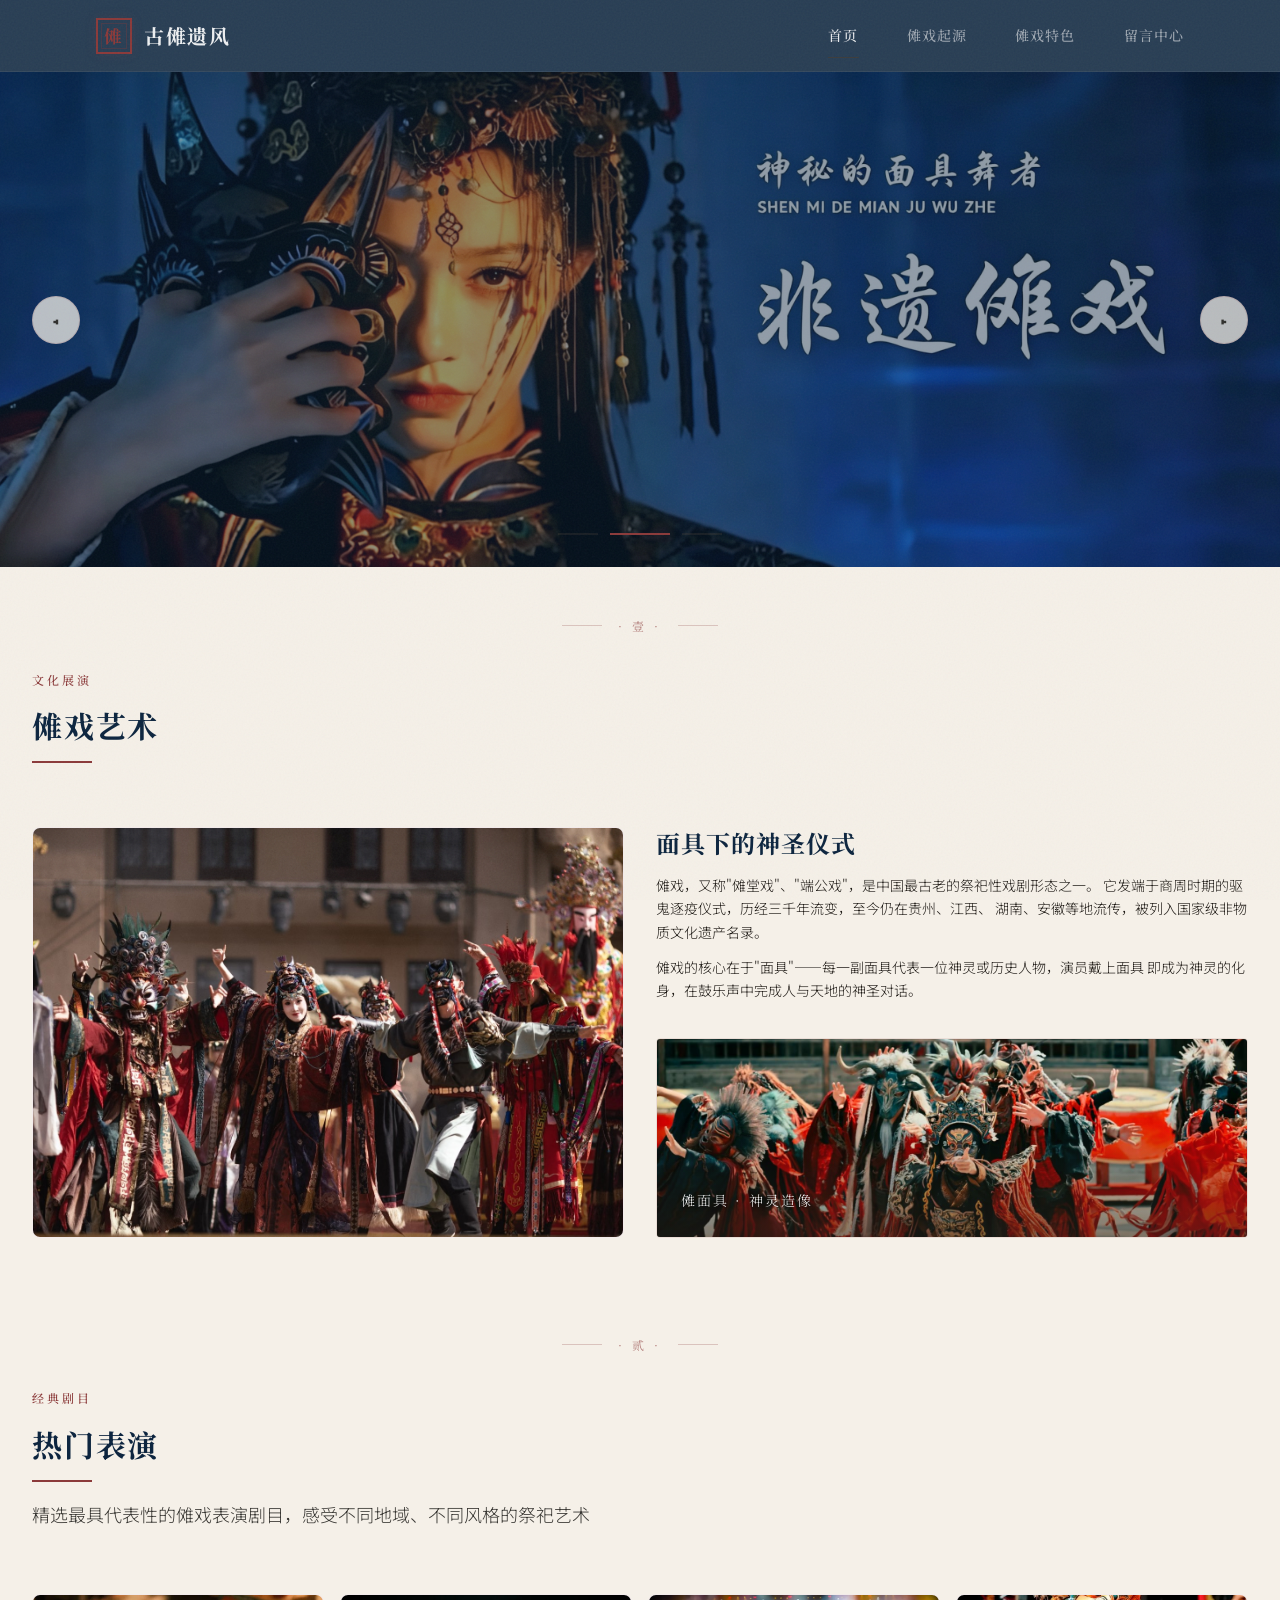
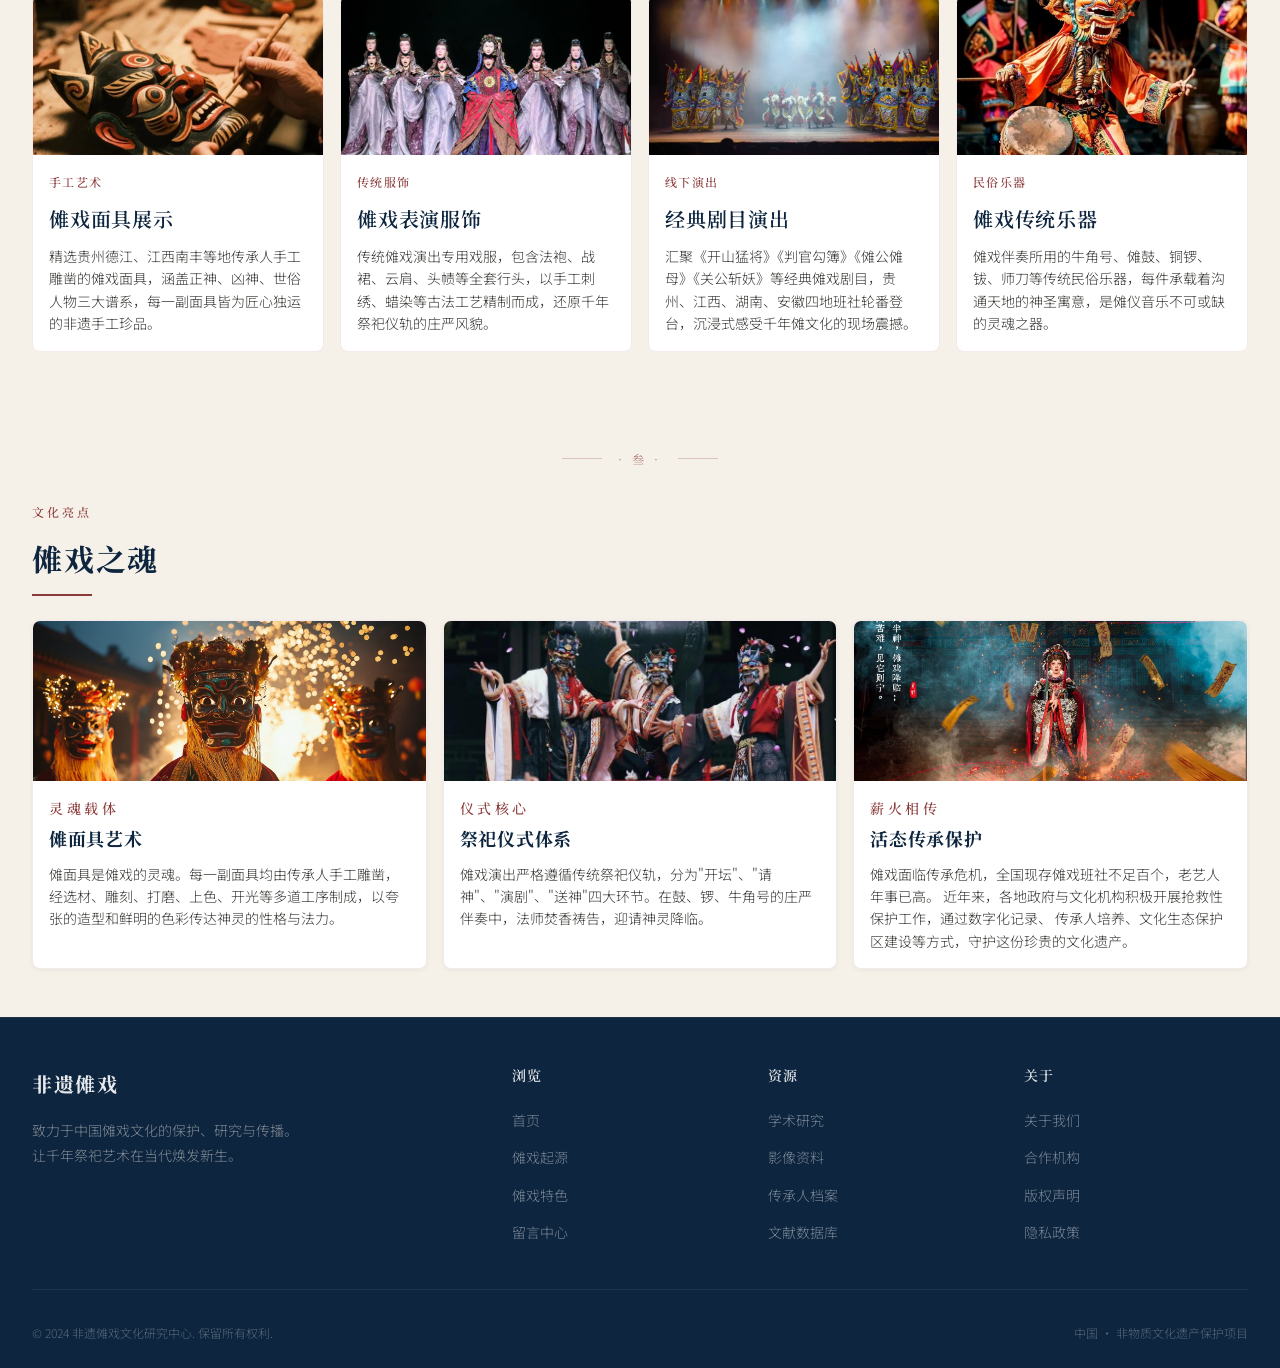
<file: index.html>
<!DOCTYPE html>
<html lang="zh-CN">
<head>
  <meta charset="UTF-8">
  <meta name="viewport" content="width=device-width, initial-scale=1.0">
  <meta name="description" content="非遗傩戏文化官网 — 探索千年傩文化，感受祭祀面具艺术的神秘力量">
  <title>非遗傩戏 · 千年祭祀文化艺术</title>
  <link rel="stylesheet" href="css/styles.css">
</head>
<body>
  <nav class="navbar">
    <div class="navbar-inner">
      <a href="index.html" class="nav-logo">
        <div class="nav-logo-icon"><span>傩</span></div>
        古傩遗风
      </a>
      <div class="nav-links">
        <a href="index.html" class="nav-link active">首页</a>
        <a href="origin.html" class="nav-link">傩戏起源</a>
        <a href="feature.html" class="nav-link">傩戏特色</a>
        <a href="contact.html" class="nav-link">留言中心</a>
      </div>
      <button class="nav-toggle" aria-label="菜单">
        <span></span>
        <span></span>
        <span></span>
      </button>
    </div>
    <div class="nav-overlay"></div>
  </nav>
  <section style="padding-top: var(--nav-height); padding-bottom: 0;">
    <div class="carousel carousel-hero" style="border-radius: 0; border-left: none; border-right: none; border-top: none;">
      <div class="carousel-track">
        <div class="carousel-slide">
          <div class="carousel-slide-bg" style="background-image: url('images/微信图片_20260603205220_117_5.png');"></div>
        </div>
        <div class="carousel-slide">
          <div class="carousel-slide-bg" style="background-image: url('images/aca9f506198eaf07949c1d4b14cb245f.png');"></div>
        </div>
        <div class="carousel-slide">
          <div class="carousel-slide-bg" style="background-image: url('images/7c6c18f2594015eaee6470aa76eb6b4e.png');"></div>
        </div>
      </div>
      <div class="carousel-indicators">
        <span class="carousel-indicator active"></span>
        <span class="carousel-indicator"></span>
        <span class="carousel-indicator"></span>
      </div>
      <button class="carousel-btn carousel-btn-prev" aria-label="上一张">◂</button>
      <button class="carousel-btn carousel-btn-next" aria-label="下一张">▸</button>
    </div>
  </section>
  <section class="section-darker reveal">
    <div class="container">
      <div class="ornament">· 壹 ·</div>
      <p class="section-label">文化展演</p>
      <h2 class="section-title">傩戏艺术</h2>

      <div class="about-layout mt-3xl">
        <div class="about-visual">
          <img src="images/17.jpg" alt="傩戏文化展演" class="about-visual-image" style="width: 100%; height: 100%; object-fit: cover;">
        </div>

        <div class="about-text">
          <h3>面具下的神圣仪式</h3>
          <p>
            傩戏，又称"傩堂戏"、"端公戏"，是中国最古老的祭祀性戏剧形态之一。
            它发端于商周时期的驱鬼逐疫仪式，历经三千年流变，至今仍在贵州、江西、
            湖南、安徽等地流传，被列入国家级非物质文化遗产名录。
          </p>
          <p>
            傩戏的核心在于"面具"——每一副面具代表一位神灵或历史人物，演员戴上面具
            即成为神灵的化身，在鼓乐声中完成人与天地的神圣对话。
          </p>

          <div class="about-image-cards">
            <div class="about-image-card">
              <img src="images/45.jpg" alt="傩面具 · 神灵造像" class="about-image-card-img" />
              <div class="about-image-card-overlay">
                <span class="about-image-card-label">傩面具 · 神灵造像</span>
              </div>
            </div>
          </div>
        </div>
      </div>
    </div>
  </section>
  <section class="reveal">
    <div class="container">
      <div class="ornament">· 贰 ·</div>
      <p class="section-label">经典剧目</p>
      <h2 class="section-title">热门表演</h2>
      <p class="section-subtitle mb-3xl">
        精选最具代表性的傩戏表演剧目，感受不同地域、不同风格的祭祀艺术
      </p>

      <div class="grid-4 reveal-stagger">
        <div class="card">
          <div class="card-image">
            <img src="images/21.jpg" alt="傩戏面具展示">
          </div>
          <div class="card-body">
            <p class="card-category">手工艺术</p>
            <h4 class="card-title">傩戏面具展示</h4>
            <p class="card-text">精选贵州德江、江西南丰等地传承人手工雕凿的傩戏面具，涵盖正神、凶神、世俗人物三大谱系，每一副面具皆为匠心独运的非遗手工珍品。</p>
          </div>
        </div>
        <div class="card">
          <div class="card-image">
            <img src="images/12.jpg" alt="傩戏表演服饰">
          </div>
          <div class="card-body">
            <p class="card-category">传统服饰</p>
            <h4 class="card-title">傩戏表演服饰</h4>
            <p class="card-text">传统傩戏演出专用戏服，包含法袍、战裙、云肩、头帻等全套行头，以手工刺绣、蜡染等古法工艺精制而成，还原千年祭祀仪轨的庄严风貌。</p>
          </div>
        </div>
        <div class="card">
          <div class="card-image">
            <img src="images/14.jpg" alt="经典剧目演出">
          </div>
          <div class="card-body">
            <p class="card-category">线下演出</p>
            <h4 class="card-title">经典剧目演出</h4>
            <p class="card-text">汇聚《开山猛将》《判官勾簿》《傩公傩母》《关公斩妖》等经典傩戏剧目，贵州、江西、湖南、安徽四地班社轮番登台，沉浸式感受千年傩文化的现场震撼。</p>
          </div>
        </div>
        <div class="card">
          <div class="card-image">
            <img src="images/26.jpg" alt="傩戏传统乐器">
          </div>
          <div class="card-body">
            <p class="card-category">民俗乐器</p>
            <h4 class="card-title">傩戏传统乐器</h4>
            <p class="card-text">傩戏伴奏所用的牛角号、傩鼓、铜锣、钹、师刀等传统民俗乐器，每件承载着沟通天地的神圣寓意，是傩仪音乐不可或缺的灵魂之器。</p>
          </div>
        </div>
      </div>
    </div>
  </section>
  <div class="section-divider"></div>
  <section class="section-darker reveal">
    <div class="container">
      <div class="ornament">· 叁 ·</div>
      <p class="section-label">文化亮点</p>
      <h2 class="section-title">傩戏之魂</h2>

      <div class="highlight-grid mt-lg">
        <div class="highlight-card">
          <div class="highlight-visual">
            <div class="highlight-visual-bg" style="background-image: url('images/35.jpg');"></div>
          </div>
          <div class="highlight-content">
            <p class="section-label">灵魂载体</p>
            <h3>傩面具艺术</h3>
            <p>
              傩面具是傩戏的灵魂。每一副面具均由传承人手工雕凿，经选材、雕刻、打磨、上色、开光等多道工序制成，以夸张的造型和鲜明的色彩传达神灵的性格与法力。
            </p>
          </div>
        </div>
        <div class="highlight-card">
          <div class="highlight-visual">
            <div class="highlight-visual-bg" style="background-image: url('images/3.jpg');"></div>
          </div>
          <div class="highlight-content">
            <p class="section-label">仪式核心</p>
            <h3>祭祀仪式体系</h3>
            <p>
              傩戏演出严格遵循传统祭祀仪轨，分为"开坛"、"请神"、"演剧"、"送神"四大环节。在鼓、锣、牛角号的庄严伴奏中，法师焚香祷告，迎请神灵降临。
            </p>
          </div>
        </div>
        <div class="highlight-card">
          <div class="highlight-visual">
            <div class="highlight-visual-bg" style="background-image: url('images/41.jpg');"></div>
          </div>
          <div class="highlight-content">
            <p class="section-label">薪火相传</p>
            <h3>活态传承保护</h3>
            <p>
            傩戏面临传承危机，全国现存傩戏班社不足百个，老艺人年事已高。
            近年来，各地政府与文化机构积极开展抢救性保护工作，通过数字化记录、
            传承人培养、文化生态保护区建设等方式，守护这份珍贵的文化遗产。
          </p>
        </div>
      </div>
      </div>
    </div>
  </section>
  <footer class="footer">
    <div class="container">
      <div class="footer-grid">
        <div>
          <div class="footer-brand-name">非遗傩戏</div>
          <p class="footer-brand-desc">
            致力于中国傩戏文化的保护、研究与传播。<br>
            让千年祭祀艺术在当代焕发新生。
          </p>
        </div>
        <div>
          <h4 class="footer-col-title">浏览</h4>
          <a href="index.html" class="footer-link">首页</a>
          <a href="origin.html" class="footer-link">傩戏起源</a>
          <a href="feature.html" class="footer-link">傩戏特色</a>
          <a href="contact.html" class="footer-link">留言中心</a>
        </div>
        <div>
          <h4 class="footer-col-title">资源</h4>
          <a href="#" class="footer-link">学术研究</a>
          <a href="#" class="footer-link">影像资料</a>
          <a href="#" class="footer-link">传承人档案</a>
          <a href="#" class="footer-link">文献数据库</a>
        </div>
        <div>
          <h4 class="footer-col-title">关于</h4>
          <a href="#" class="footer-link">关于我们</a>
          <a href="#" class="footer-link">合作机构</a>
          <a href="#" class="footer-link">版权声明</a>
          <a href="#" class="footer-link">隐私政策</a>
        </div>
      </div>
      <div class="footer-bottom">
        <span>© 2024 非遗傩戏文化研究中心. 保留所有权利.</span>
        <span>中国 · 非物质文化遗产保护项目</span>
      </div>
    </div>
  </footer>

  <script src="js/main.js"></script>
</body>
</html>
</file>
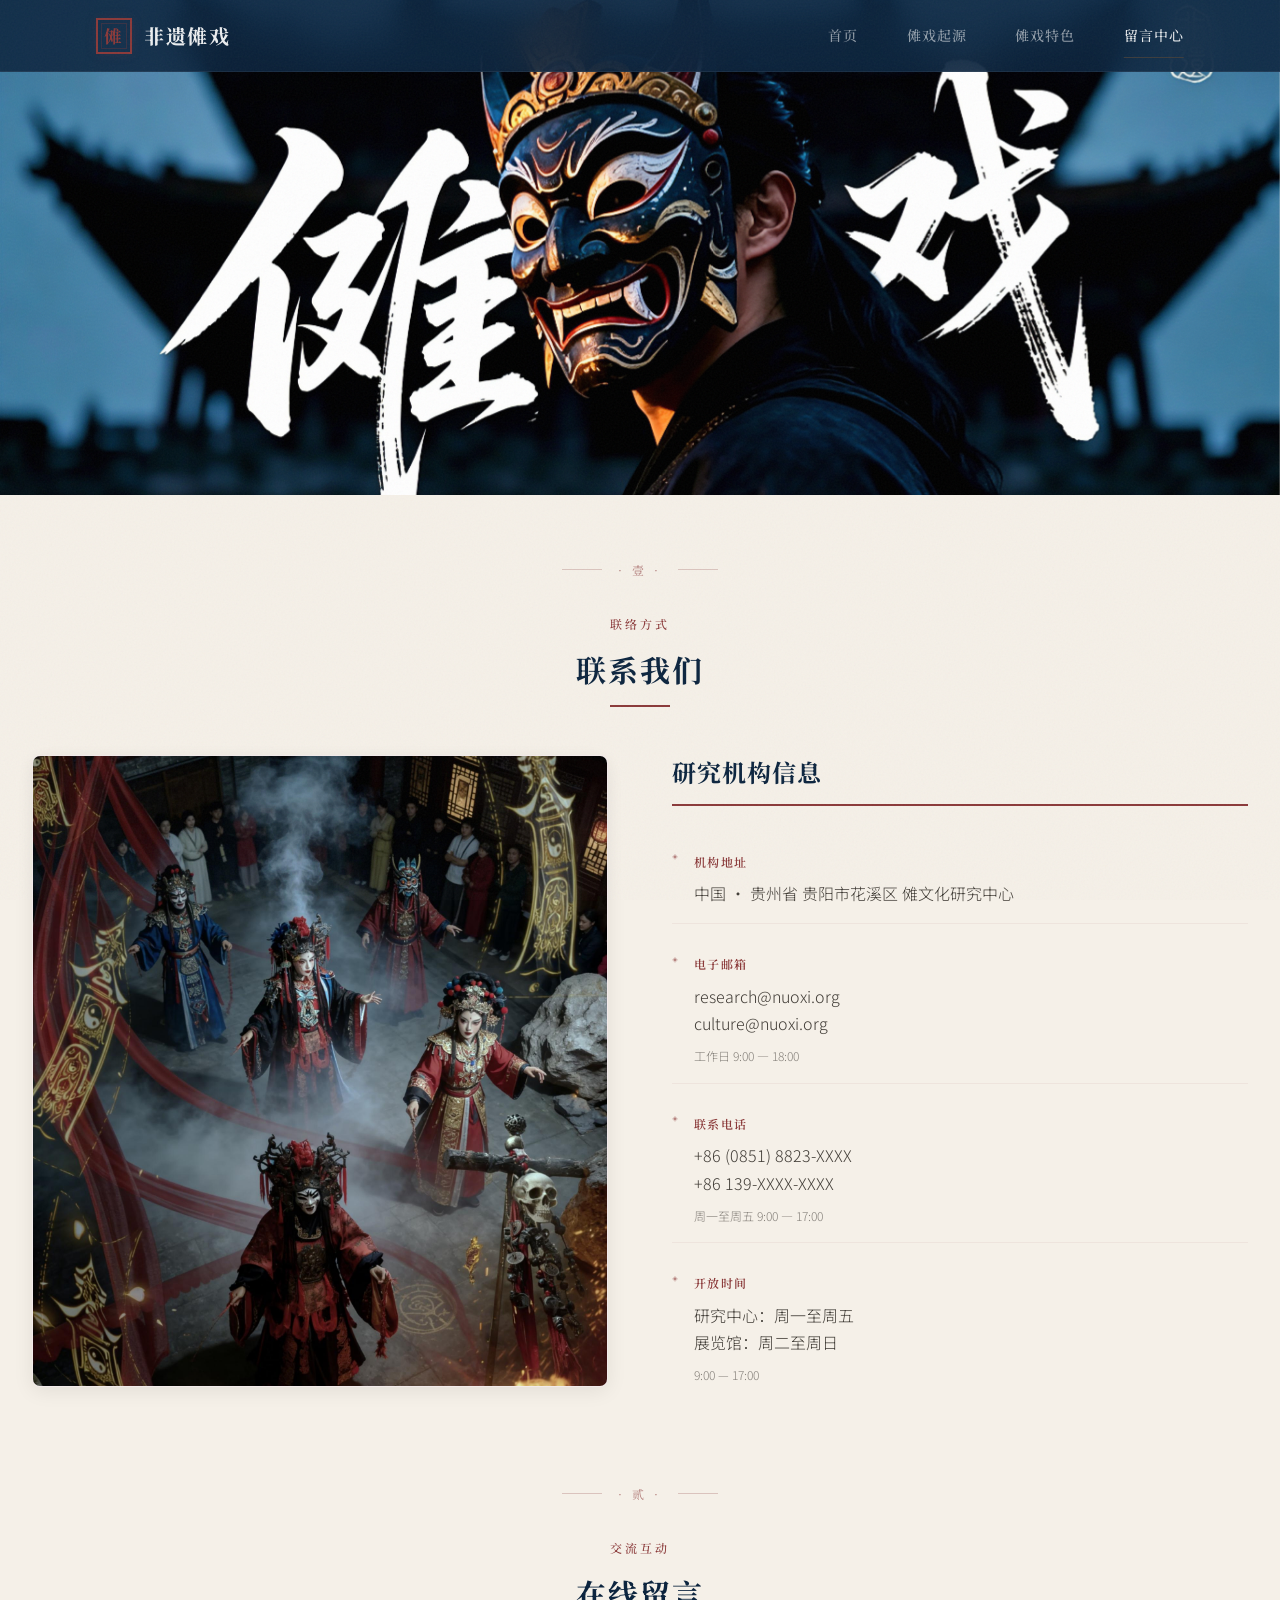
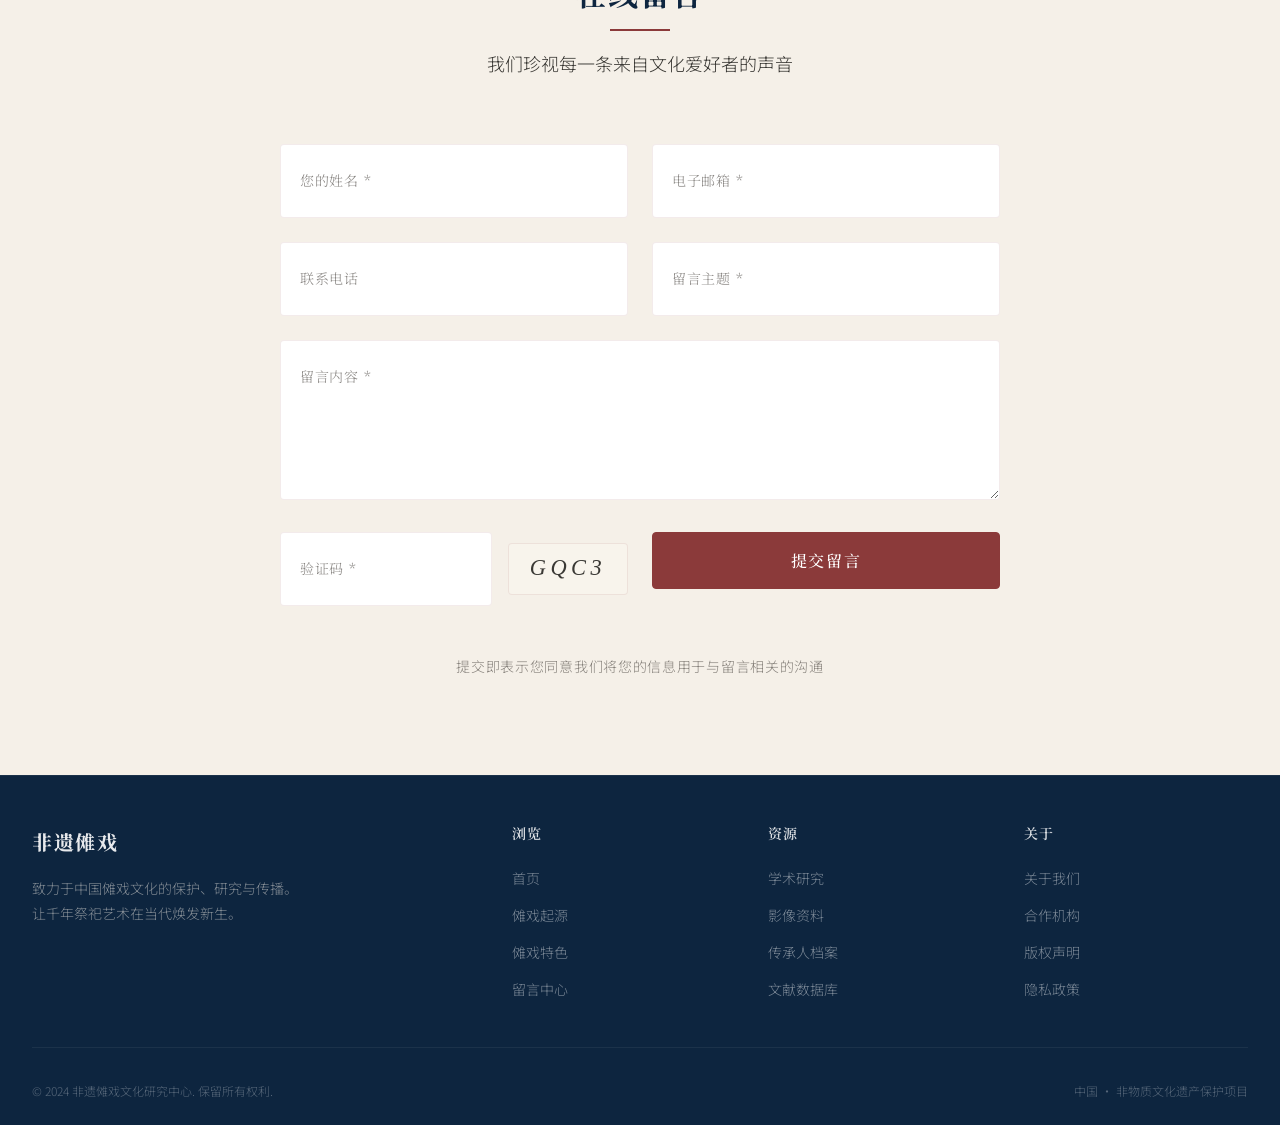
<file: contact.html>
<!DOCTYPE html>
<html lang="zh-CN">
<head>
  <meta charset="UTF-8">
  <meta name="viewport" content="width=device-width, initial-scale=1.0">
  <meta name="description" content="联系非遗傩戏文化研究中心 — 留言咨询与合作洽谈">
  <title>留言中心 · 非遗傩戏文化研究</title>
  <link rel="stylesheet" href="css/styles.css">
</head>
<body>
  <nav class="navbar">
    <div class="navbar-inner">
      <a href="index.html" class="nav-logo">
        <div class="nav-logo-icon"><span>傩</span></div>
        非遗傩戏
      </a>
      <div class="nav-links">
        <a href="index.html" class="nav-link">首页</a>
        <a href="origin.html" class="nav-link">傩戏起源</a>
        <a href="feature.html" class="nav-link">傩戏特色</a>
        <a href="contact.html" class="nav-link active">留言中心</a>
      </div>
      <button class="nav-toggle" aria-label="菜单">
        <span></span>
        <span></span>
        <span></span>
      </button>
    </div>
    <div class="nav-overlay"></div>
  </nav>
  <section class="hero-inner">
    <div class="hero-bg">
      <div class="hero-bg-image" style="background-image: url('images/7c6c18f2594015eaee6470aa76eb6b4e.png');"></div>
      <div class="hero-bg-wash"></div>
      <div class="hero-bg-vignette"></div>
      <div class="hero-bg-overlay"></div>
    </div>
  </section>
  <section class="reveal" style="padding-top: var(--space-3xl); padding-bottom: var(--space-2xl);">
    <div class="container">
      <div class="ornament">· 壹 ·</div>
      <p class="section-label text-center">联络方式</p>
      <h2 class="section-title centered text-center">联系我们</h2>


      <div class="contact-layout mt-2xl">
        <div class="contact-layout-image">
          <img src="images/28.jpg" alt="傩面具艺术">
        </div>

        <div class="contact-layout-info">
          <h3>研究机构信息</h3>

          <div class="contact-info-item">
            <span class="contact-info-icon">&#9672;</span>
            <div>
              <span class="contact-info-label">机构地址</span>
              <p class="contact-info-text">中国 · 贵州省 贵阳市花溪区 傩文化研究中心</p>
            </div>
          </div>

          <div class="contact-info-item">
            <span class="contact-info-icon">&#9672;</span>
            <div>
              <span class="contact-info-label">电子邮箱</span>
              <p class="contact-info-text">research@nuoxi.org</p>
              <p class="contact-info-text">culture@nuoxi.org</p>
              <p class="contact-info-note">工作日 9:00 — 18:00</p>
            </div>
          </div>

          <div class="contact-info-item">
            <span class="contact-info-icon">&#9672;</span>
            <div>
              <span class="contact-info-label">联系电话</span>
              <p class="contact-info-text">+86 (0851) 8823-XXXX</p>
              <p class="contact-info-text">+86 139-XXXX-XXXX</p>
              <p class="contact-info-note">周一至周五 9:00 — 17:00</p>
            </div>
          </div>

          <div class="contact-info-item">
            <span class="contact-info-icon">&#9672;</span>
            <div>
              <span class="contact-info-label">开放时间</span>
              <p class="contact-info-text">研究中心：周一至周五</p>
              <p class="contact-info-text">展览馆：周二至周日</p>
              <p class="contact-info-note">9:00 — 17:00</p>
            </div>
          </div>
        </div>
      </div>
    </div>
  </section>
  <section class="section-darker reveal" style="padding-top: var(--space-2xl); padding-bottom: var(--space-4xl);">
    <div class="container">
      <div class="ornament">· 贰 ·</div>
      <p class="section-label text-center">交流互动</p>
      <h2 class="section-title centered text-center">在线留言</h2>
      <p class="section-subtitle text-center" style="margin: 0 auto var(--space-3xl);">
        我们珍视每一条来自文化爱好者的声音
      </p>

      <div class="form-section">
        <form class="contact-form">
          <div class="form-fields">
            <div class="form-row">
              <div class="form-group">
                <input type="text" id="name" class="form-input" placeholder=" " required>
                <label for="name" class="form-label">您的姓名 *</label>
                <p class="form-error"></p>
              </div>
              <div class="form-group">
                <input type="email" id="email" class="form-input" placeholder=" " required>
                <label for="email" class="form-label">电子邮箱 *</label>
                <p class="form-error"></p>
              </div>
            </div>
            <div class="form-row">
              <div class="form-group">
                <input type="tel" id="phone" class="form-input" placeholder=" ">
                <label for="phone" class="form-label">联系电话</label>
                <p class="form-error"></p>
              </div>
              <div class="form-group">
                <input type="text" id="subject" class="form-input" placeholder=" " required>
                <label for="subject" class="form-label">留言主题 *</label>
                <p class="form-error"></p>
              </div>
            </div>
            <div class="form-group">
              <textarea id="message" class="form-textarea" placeholder=" " required></textarea>
              <label for="message" class="form-label">留言内容 *</label>
              <p class="form-error"></p>
            </div>
            <div class="form-row form-row-end">
              <div class="form-group captcha-group">
                <div class="captcha-input-wrap">
                  <input type="text" id="captcha" class="form-input captcha-input" placeholder=" " required>
                  <label for="captcha" class="form-label">验证码 *</label>
                  <p class="form-error"></p>
                </div>
                <div class="captcha-display"></div>
              </div>
              <div class="form-submit-col">
                <button type="submit" class="btn btn-primary" style="padding: var(--space-md) var(--space-3xl); font-size: var(--text-base); width: 100%;">
                  提交留言
                </button>
              </div>
            </div>

            <p class="caption text-center mt-lg">
              提交即表示您同意我们将您的信息用于与留言相关的沟通
            </p>
          </div>
          <div class="form-success-message">
            <div class="success-icon">✓</div>
            <h3>留言提交成功</h3>
            <p class="body-text">
              感谢您的留言，我们已收到您的信息。<br>
              工作人员将在 3-5 个工作日内通过邮件回复您。
            </p>
            <button type="button" class="btn btn-outline mt-xl" onclick="location.reload()">
              继续留言
            </button>
          </div>
        </form>
      </div>
    </div>
  </section>
  <footer class="footer">
    <div class="container">
      <div class="footer-grid">
        <div>
          <div class="footer-brand-name">非遗傩戏</div>
          <p class="footer-brand-desc">
            致力于中国傩戏文化的保护、研究与传播。<br>
            让千年祭祀艺术在当代焕发新生。
          </p>
        </div>
        <div>
          <h4 class="footer-col-title">浏览</h4>
          <a href="index.html" class="footer-link">首页</a>
          <a href="origin.html" class="footer-link">傩戏起源</a>
          <a href="feature.html" class="footer-link">傩戏特色</a>
          <a href="contact.html" class="footer-link">留言中心</a>
        </div>
        <div>
          <h4 class="footer-col-title">资源</h4>
          <a href="#" class="footer-link">学术研究</a>
          <a href="#" class="footer-link">影像资料</a>
          <a href="#" class="footer-link">传承人档案</a>
          <a href="#" class="footer-link">文献数据库</a>
        </div>
        <div>
          <h4 class="footer-col-title">关于</h4>
          <a href="#" class="footer-link">关于我们</a>
          <a href="#" class="footer-link">合作机构</a>
          <a href="#" class="footer-link">版权声明</a>
          <a href="#" class="footer-link">隐私政策</a>
        </div>
      </div>
      <div class="footer-bottom">
        <span>© 2024 非遗傩戏文化研究中心. 保留所有权利.</span>
        <span>中国 · 非物质文化遗产保护项目</span>
      </div>
    </div>
  </footer>

  <script src="js/main.js"></script>
</body>
</html>
</file>
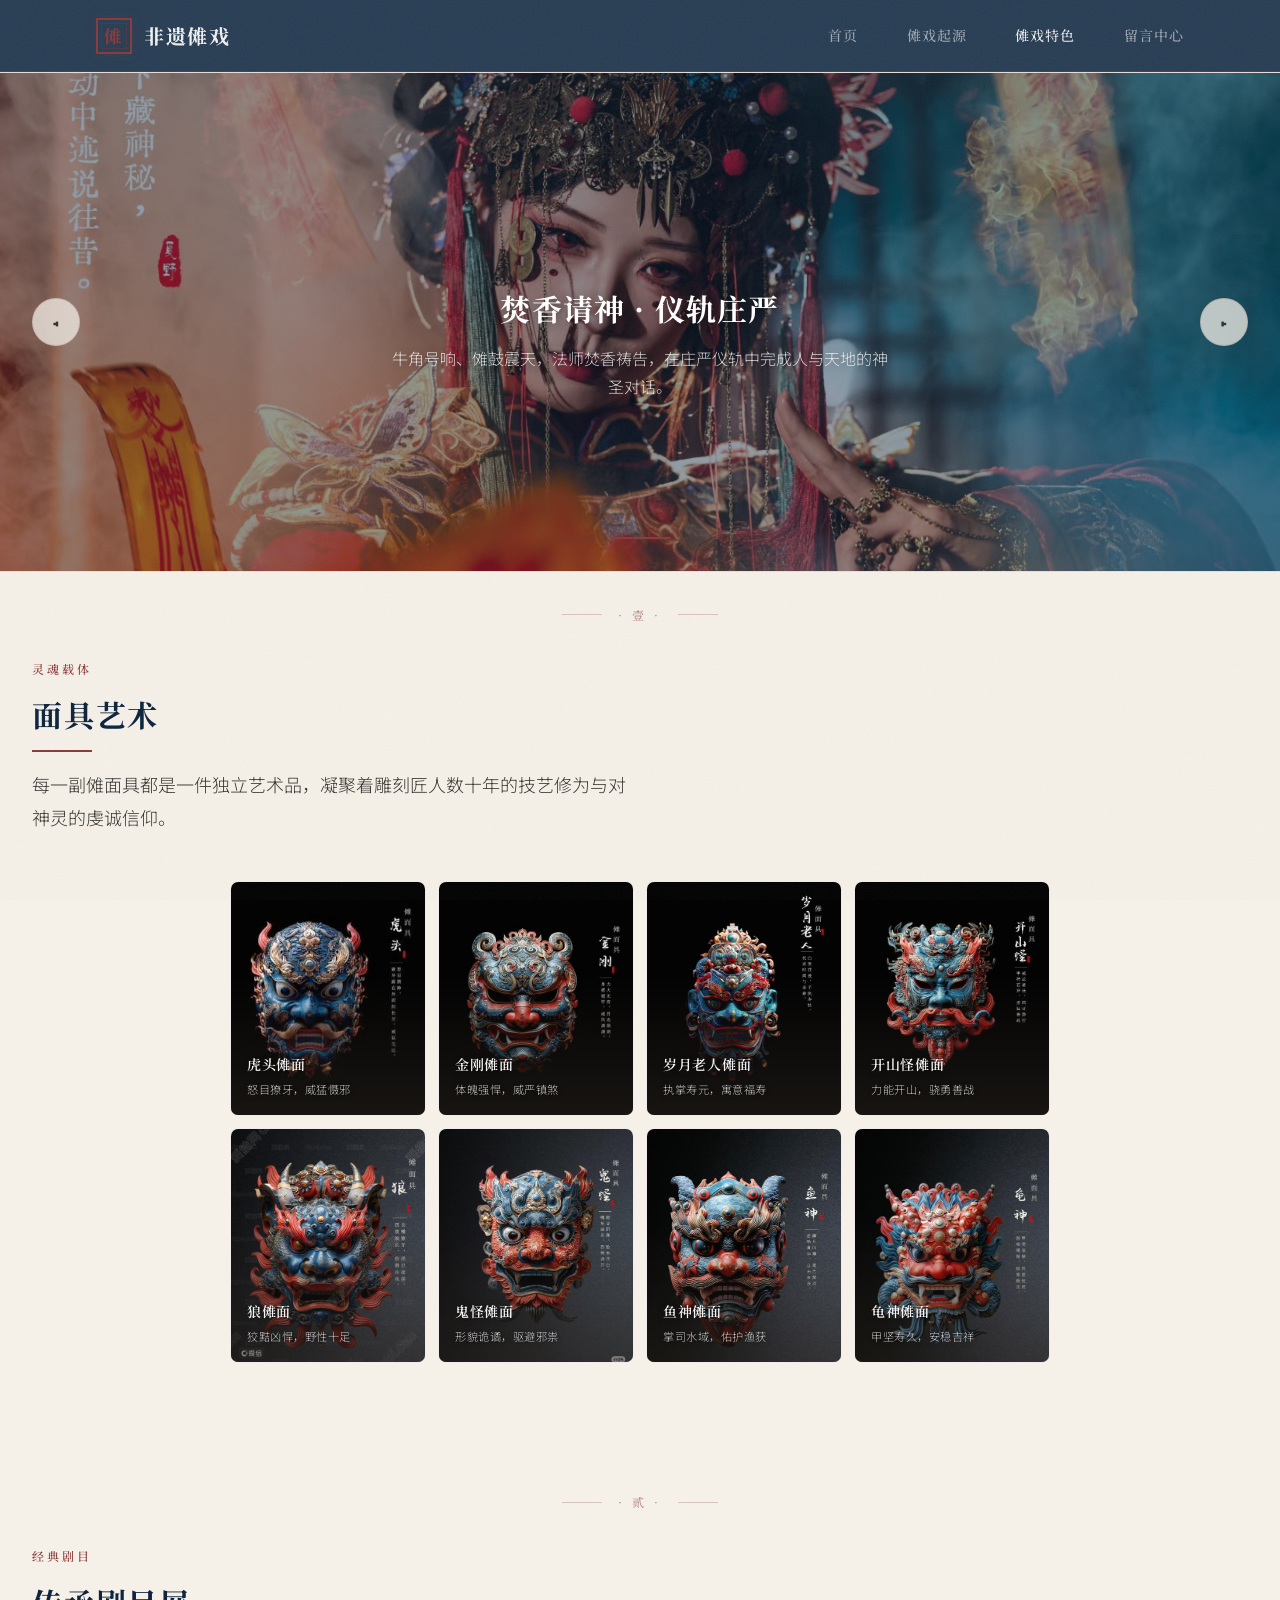
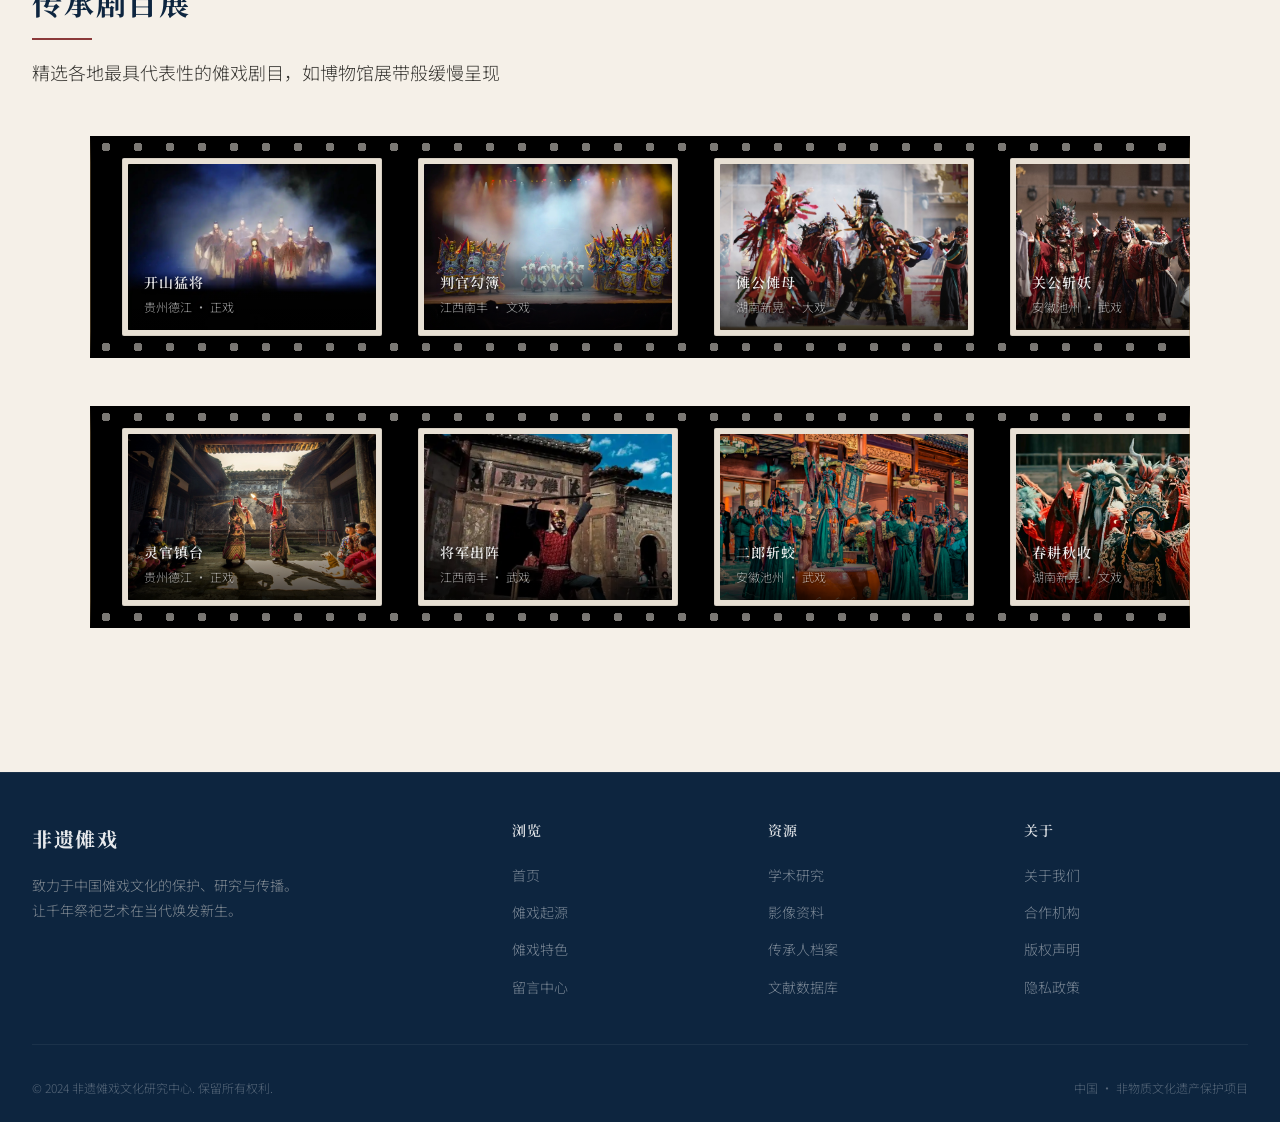
<file: feature.html>
<!DOCTYPE html>
<html lang="zh-CN">
<head>
  <meta charset="UTF-8">
  <meta name="viewport" content="width=device-width, initial-scale=1.0">
  <meta name="description" content="傩戏特色 — 面具艺术与经典剧目，探索傩文化的视觉与表演之美">
  <title>傩戏特色 · 面具艺术与经典剧目</title>
  <link rel="stylesheet" href="css/styles.css">
</head>
<body>
  <nav class="navbar">
    <div class="navbar-inner">
      <a href="index.html" class="nav-logo">
        <div class="nav-logo-icon"><span>傩</span></div>
        非遗傩戏
      </a>
      <div class="nav-links">
        <a href="index.html" class="nav-link">首页</a>
        <a href="origin.html" class="nav-link">傩戏起源</a>
        <a href="feature.html" class="nav-link active">傩戏特色</a>
        <a href="contact.html" class="nav-link">留言中心</a>
      </div>
      <button class="nav-toggle" aria-label="菜单">
        <span></span>
        <span></span>
        <span></span>
      </button>
    </div>
    <div class="nav-overlay"></div>
  </nav>
  <section style="padding-top: var(--nav-height); padding-bottom: 0;">
    <div class="carousel" style="border-radius: 0; border-left: none; border-right: none;">
      <div class="carousel-track">
        <div class="carousel-slide">
          <div class="carousel-slide-bg" style="background-image: url('images/41.jpg');"></div>
          <div class="carousel-slide-content">
            <p style="font-family: var(--font-heading); font-size: var(--text-xs); letter-spacing: 0.2em; color: var(--color-gold); margin-bottom: var(--space-lg);">壹</p>
            <h3>千年祭祀 · 活态传承</h3>
            <p>发端商周驱鬼逐疫仪式，历经汉唐流变，中国最古老的祭祀性戏剧形态，国家级非物质文化遗产。</p>
          </div>
        </div>
        <div class="carousel-slide">
          <div class="carousel-slide-bg" style="background-image: url('images/39.jpg');"></div>
          <div class="carousel-slide-content">
            <p style="font-family: var(--font-heading); font-size: var(--text-xs); letter-spacing: 0.2em; color: var(--color-gold); margin-bottom: var(--space-lg);">贰</p>
            <h3>焚香请神 · 仪轨庄严</h3>
            <p>牛角号响、傩鼓震天，法师焚香祷告，在庄严仪轨中完成人与天地的神圣对话。</p>
          </div>
        </div>
        <div class="carousel-slide">
          <div class="carousel-slide-bg" style="background-image: url('images/19.jpg');"></div>
          <div class="carousel-slide-content">
            <p style="font-family: var(--font-heading); font-size: var(--text-xs); letter-spacing: 0.2em; color: var(--color-gold); margin-bottom: var(--space-lg);">叁</p>
            <h3>百花齐放 · 薪火相传</h3>
            <p>贵州德江、江西南丰、安徽池州、湖南新晃……各地傩戏班社接力守护这份珍贵的文化遗产。</p>
          </div>
        </div>
      </div>
      <div class="carousel-indicators">
        <span class="carousel-indicator active"></span>
        <span class="carousel-indicator"></span>
        <span class="carousel-indicator"></span>
      </div>
      <button class="carousel-btn carousel-btn-prev" aria-label="上一张">◂</button>
      <button class="carousel-btn carousel-btn-next" aria-label="下一张">▸</button>
    </div>
  </section>
  <section class="section-darker reveal" style="padding-top: var(--space-xl); padding-bottom: var(--space-xl);">
    <div class="container">
      <div class="ornament">· 壹 ·</div>
      <p class="section-label">灵魂载体</p>
      <h2 class="section-title">面具艺术</h2>
      <p class="section-subtitle mb-2xl">
        每一副傩面具都是一件独立艺术品，凝聚着雕刻匠人数十年的技艺修为与对神灵的虔诚信仰。
      </p>

      <div class="mask-grid reveal-stagger">
        <div class="mask-card">
          <div class="mask-card-visual">
            <img src="images/傩面/1.jpg" alt="虎头傩面" class="mask-card-img">
          </div>
          <div class="mask-card-overlay"></div>
          <div class="mask-card-info">
            <p class="mask-card-name">虎头傩面</p>
            <p class="mask-card-desc">怒目獠牙，威猛慑邪</p>
          </div>
        </div>
        <div class="mask-card">
          <div class="mask-card-visual">
            <img src="images/傩面/2.jpg" alt="金刚傩面" class="mask-card-img">
          </div>
          <div class="mask-card-overlay"></div>
          <div class="mask-card-info">
            <p class="mask-card-name">金刚傩面</p>
            <p class="mask-card-desc">体魄强悍，威严镇煞</p>
          </div>
        </div>
        <div class="mask-card">
          <div class="mask-card-visual">
            <img src="images/傩面/3.jpg" alt="岁月老人傩面" class="mask-card-img">
          </div>
          <div class="mask-card-overlay"></div>
          <div class="mask-card-info">
            <p class="mask-card-name">岁月老人傩面</p>
            <p class="mask-card-desc">执掌寿元，寓意福寿</p>
          </div>
        </div>
        <div class="mask-card">
          <div class="mask-card-visual">
            <img src="images/傩面/4.jpg" alt="开山怪傩面" class="mask-card-img">
          </div>
          <div class="mask-card-overlay"></div>
          <div class="mask-card-info">
            <p class="mask-card-name">开山怪傩面</p>
            <p class="mask-card-desc">力能开山，骁勇善战</p>
          </div>
        </div>
        <div class="mask-card">
          <div class="mask-card-visual">
            <img src="images/傩面/5.jpg" alt="狼傩面" class="mask-card-img">
          </div>
          <div class="mask-card-overlay"></div>
          <div class="mask-card-info">
            <p class="mask-card-name">狼傩面</p>
            <p class="mask-card-desc">狡黠凶悍，野性十足</p>
          </div>
        </div>
        <div class="mask-card">
          <div class="mask-card-visual">
            <img src="images/傩面/6.jpg" alt="鬼怪傩面" class="mask-card-img">
          </div>
          <div class="mask-card-overlay"></div>
          <div class="mask-card-info">
            <p class="mask-card-name">鬼怪傩面</p>
            <p class="mask-card-desc">形貌诡谲，驱避邪祟</p>
          </div>
        </div>
        <div class="mask-card">
          <div class="mask-card-visual">
            <img src="images/傩面/7.jpg" alt="鱼神傩面" class="mask-card-img">
          </div>
          <div class="mask-card-overlay"></div>
          <div class="mask-card-info">
            <p class="mask-card-name">鱼神傩面</p>
            <p class="mask-card-desc">掌司水域，佑护渔获</p>
          </div>
        </div>
        <div class="mask-card">
          <div class="mask-card-visual">
            <img src="images/傩面/8.jpg" alt="龟神傩面" class="mask-card-img">
          </div>
          <div class="mask-card-overlay"></div>
          <div class="mask-card-info">
            <p class="mask-card-name">龟神傩面</p>
            <p class="mask-card-desc">甲坚寿久，安稳吉祥</p>
          </div>
        </div>
      </div>
    </div>
  </section>
  <section class="reveal" style="padding-top: var(--space-4xl); padding-bottom: var(--space-4xl);">
    <div style="max-width: 100%; padding: 0;">
      <div class="container">
        <div class="ornament">· 贰 ·</div>
        <p class="section-label">经典剧目</p>
        <h2 class="section-title">传承剧目展</h2>
        <p class="section-subtitle mb-2xl">
          精选各地最具代表性的傩戏剧目，如博物馆展带般缓慢呈现
        </p>
      </div>
      <div class="film-reel">
        <div class="film-reel-track">
          <div class="film-frame-wrapper"><div class="film-frame-photo"><div class="film-frame-image"><img src="images/剧目/13.jpg" alt="开山猛将"><div class="film-frame-image-overlay"></div></div><div class="film-frame-caption"><p class="film-frame-title">开山猛将</p><p class="film-frame-info">贵州德江 · 正戏</p></div></div></div>
          <div class="film-frame-wrapper"><div class="film-frame-photo"><div class="film-frame-image"><img src="images/剧目/14.jpg" alt="判官勾簿"><div class="film-frame-image-overlay"></div></div><div class="film-frame-caption"><p class="film-frame-title">判官勾簿</p><p class="film-frame-info">江西南丰 · 文戏</p></div></div></div>
          <div class="film-frame-wrapper"><div class="film-frame-photo"><div class="film-frame-image"><img src="images/剧目/16.jpg" alt="傩公傩母"><div class="film-frame-image-overlay"></div></div><div class="film-frame-caption"><p class="film-frame-title">傩公傩母</p><p class="film-frame-info">湖南新晃 · 大戏</p></div></div></div>
          <div class="film-frame-wrapper"><div class="film-frame-photo"><div class="film-frame-image"><img src="images/剧目/17.jpg" alt="关公斩妖"><div class="film-frame-image-overlay"></div></div><div class="film-frame-caption"><p class="film-frame-title">关公斩妖</p><p class="film-frame-info">安徽池州 · 武戏</p></div></div></div>
          <div class="film-frame-wrapper"><div class="film-frame-photo"><div class="film-frame-image"><img src="images/剧目/18.jpg" alt="钟馗捉鬼"><div class="film-frame-image-overlay"></div></div><div class="film-frame-caption"><p class="film-frame-title">钟馗捉鬼</p><p class="film-frame-info">贵州铜仁 · 大戏</p></div></div></div>
          <div class="film-frame-wrapper"><div class="film-frame-photo"><div class="film-frame-image"><img src="images/剧目/13.jpg" alt="开山猛将"><div class="film-frame-image-overlay"></div></div><div class="film-frame-caption"><p class="film-frame-title">开山猛将</p><p class="film-frame-info">贵州德江 · 正戏</p></div></div></div>
          <div class="film-frame-wrapper"><div class="film-frame-photo"><div class="film-frame-image"><img src="images/剧目/14.jpg" alt="判官勾簿"><div class="film-frame-image-overlay"></div></div><div class="film-frame-caption"><p class="film-frame-title">判官勾簿</p><p class="film-frame-info">江西南丰 · 文戏</p></div></div></div>
          <div class="film-frame-wrapper"><div class="film-frame-photo"><div class="film-frame-image"><img src="images/剧目/16.jpg" alt="傩公傩母"><div class="film-frame-image-overlay"></div></div><div class="film-frame-caption"><p class="film-frame-title">傩公傩母</p><p class="film-frame-info">湖南新晃 · 大戏</p></div></div></div>
          <div class="film-frame-wrapper"><div class="film-frame-photo"><div class="film-frame-image"><img src="images/剧目/17.jpg" alt="关公斩妖"><div class="film-frame-image-overlay"></div></div><div class="film-frame-caption"><p class="film-frame-title">关公斩妖</p><p class="film-frame-info">安徽池州 · 武戏</p></div></div></div>
          <div class="film-frame-wrapper"><div class="film-frame-photo"><div class="film-frame-image"><img src="images/剧目/18.jpg" alt="钟馗捉鬼"><div class="film-frame-image-overlay"></div></div><div class="film-frame-caption"><p class="film-frame-title">钟馗捉鬼</p><p class="film-frame-info">贵州铜仁 · 大戏</p></div></div></div>
        </div>
      </div>
      <div class="film-reel">
        <div class="film-reel-track reverse" style="animation-duration: 70s;">
          <div class="film-frame-wrapper"><div class="film-frame-photo"><div class="film-frame-image"><img src="images/剧目/23.jpg" alt="灵官镇台"><div class="film-frame-image-overlay"></div></div><div class="film-frame-caption"><p class="film-frame-title">灵官镇台</p><p class="film-frame-info">贵州德江 · 正戏</p></div></div></div>
          <div class="film-frame-wrapper"><div class="film-frame-photo"><div class="film-frame-image"><img src="images/剧目/32.jpg" alt="将军出阵"><div class="film-frame-image-overlay"></div></div><div class="film-frame-caption"><p class="film-frame-title">将军出阵</p><p class="film-frame-info">江西南丰 · 武戏</p></div></div></div>
          <div class="film-frame-wrapper"><div class="film-frame-photo"><div class="film-frame-image"><img src="images/剧目/42.jpg" alt="二郎斩蛟"><div class="film-frame-image-overlay"></div></div><div class="film-frame-caption"><p class="film-frame-title">二郎斩蛟</p><p class="film-frame-info">安徽池州 · 武戏</p></div></div></div>
          <div class="film-frame-wrapper"><div class="film-frame-photo"><div class="film-frame-image"><img src="images/剧目/45.jpg" alt="春耕秋收"><div class="film-frame-image-overlay"></div></div><div class="film-frame-caption"><p class="film-frame-title">春耕秋收</p><p class="film-frame-info">湖南新晃 · 文戏</p></div></div></div>
          <div class="film-frame-wrapper"><div class="film-frame-photo"><div class="film-frame-image"><img src="images/剧目/50.jpg" alt="开路将军"><div class="film-frame-image-overlay"></div></div><div class="film-frame-caption"><p class="film-frame-title">开路将军</p><p class="film-frame-info">贵州铜仁 · 正戏</p></div></div></div>
          <div class="film-frame-wrapper"><div class="film-frame-photo"><div class="film-frame-image"><img src="images/剧目/23.jpg" alt="灵官镇台"><div class="film-frame-image-overlay"></div></div><div class="film-frame-caption"><p class="film-frame-title">灵官镇台</p><p class="film-frame-info">贵州德江 · 正戏</p></div></div></div>
          <div class="film-frame-wrapper"><div class="film-frame-photo"><div class="film-frame-image"><img src="images/剧目/32.jpg" alt="将军出阵"><div class="film-frame-image-overlay"></div></div><div class="film-frame-caption"><p class="film-frame-title">将军出阵</p><p class="film-frame-info">江西南丰 · 武戏</p></div></div></div>
          <div class="film-frame-wrapper"><div class="film-frame-photo"><div class="film-frame-image"><img src="images/剧目/42.jpg" alt="二郎斩蛟"><div class="film-frame-image-overlay"></div></div><div class="film-frame-caption"><p class="film-frame-title">二郎斩蛟</p><p class="film-frame-info">安徽池州 · 武戏</p></div></div></div>
          <div class="film-frame-wrapper"><div class="film-frame-photo"><div class="film-frame-image"><img src="images/剧目/45.jpg" alt="春耕秋收"><div class="film-frame-image-overlay"></div></div><div class="film-frame-caption"><p class="film-frame-title">春耕秋收</p><p class="film-frame-info">湖南新晃 · 文戏</p></div></div></div>
          <div class="film-frame-wrapper"><div class="film-frame-photo"><div class="film-frame-image"><img src="images/剧目/50.jpg" alt="开路将军"><div class="film-frame-image-overlay"></div></div><div class="film-frame-caption"><p class="film-frame-title">开路将军</p><p class="film-frame-info">贵州铜仁 · 正戏</p></div></div></div>
        </div>
      </div>
    </div>
  </section>
  <footer class="footer">
    <div class="container">
      <div class="footer-grid">
        <div>
          <div class="footer-brand-name">非遗傩戏</div>
          <p class="footer-brand-desc">
            致力于中国傩戏文化的保护、研究与传播。<br>
            让千年祭祀艺术在当代焕发新生。
          </p>
        </div>
        <div>
          <h4 class="footer-col-title">浏览</h4>
          <a href="index.html" class="footer-link">首页</a>
          <a href="origin.html" class="footer-link">傩戏起源</a>
          <a href="feature.html" class="footer-link">傩戏特色</a>
          <a href="contact.html" class="footer-link">留言中心</a>
        </div>
        <div>
          <h4 class="footer-col-title">资源</h4>
          <a href="#" class="footer-link">学术研究</a>
          <a href="#" class="footer-link">影像资料</a>
          <a href="#" class="footer-link">传承人档案</a>
          <a href="#" class="footer-link">文献数据库</a>
        </div>
        <div>
          <h4 class="footer-col-title">关于</h4>
          <a href="#" class="footer-link">关于我们</a>
          <a href="#" class="footer-link">合作机构</a>
          <a href="#" class="footer-link">版权声明</a>
          <a href="#" class="footer-link">隐私政策</a>
        </div>
      </div>
      <div class="footer-bottom">
        <span>© 2024 非遗傩戏文化研究中心. 保留所有权利.</span>
        <span>中国 · 非物质文化遗产保护项目</span>
      </div>
    </div>
  </footer>

  <script src="js/main.js"></script>
</body>
</html>
</file>
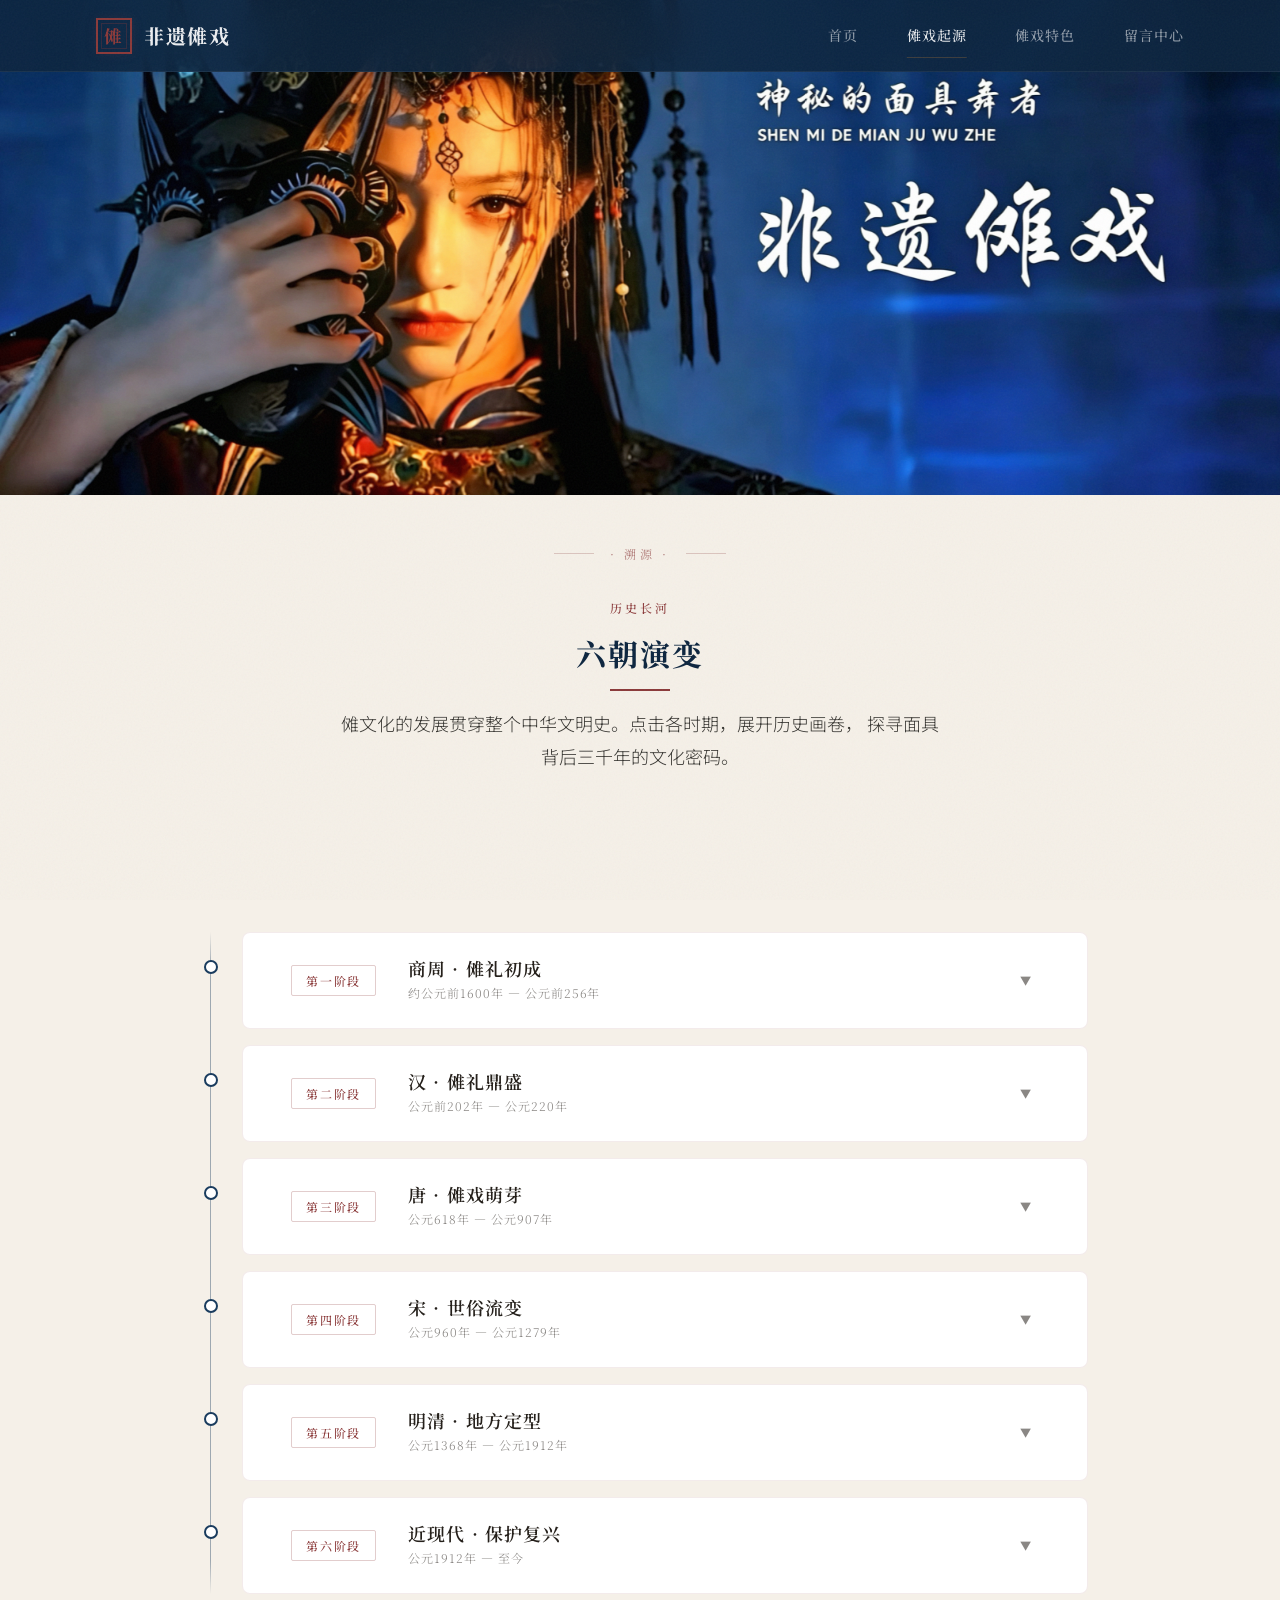
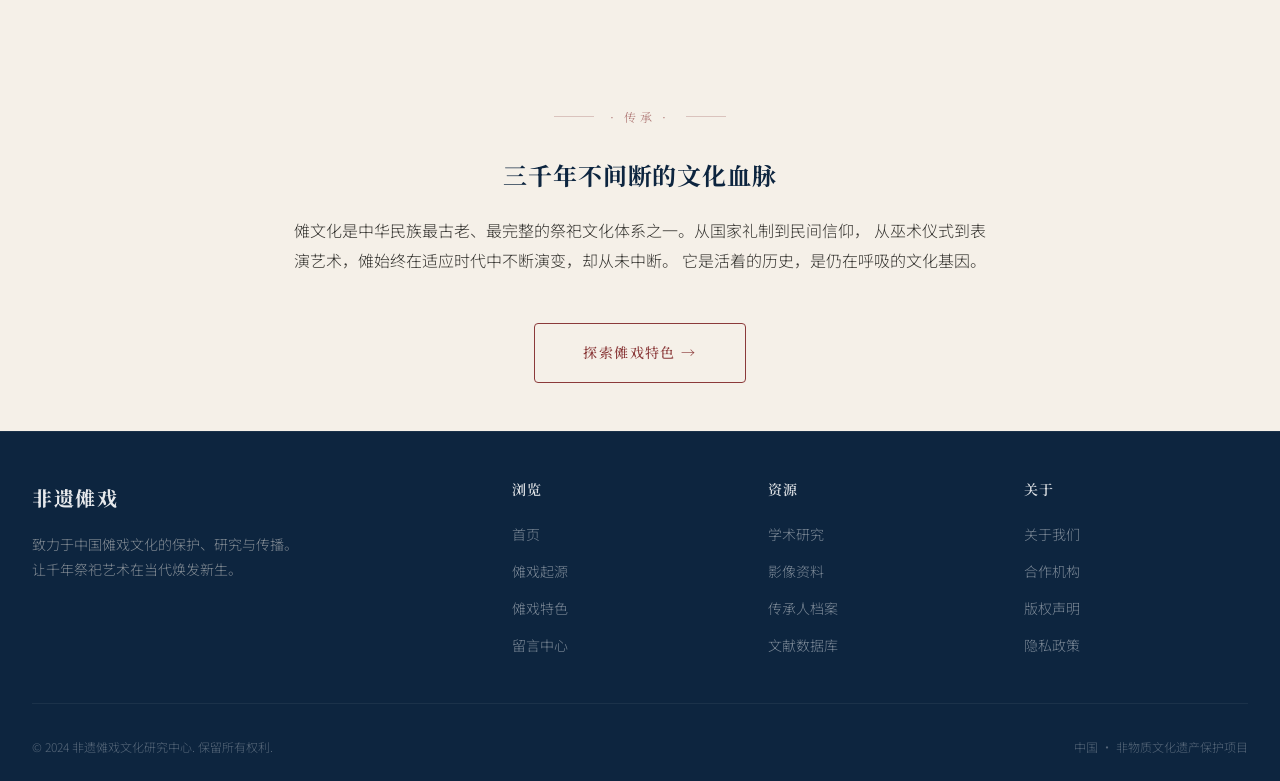
<file: origin.html>
<!DOCTYPE html>
<html lang="zh-CN">
<head>
  <meta charset="UTF-8">
  <meta name="viewport" content="width=device-width, initial-scale=1.0">
  <meta name="description" content="探寻傩戏起源 — 从商周至近现代，跨越三千年的祭祀文化演变史">
  <title>傩戏起源 · 三千年祭祀文化演变</title>
  <link rel="stylesheet" href="css/styles.css">
</head>
<body>
  <nav class="navbar">
    <div class="navbar-inner">
      <a href="index.html" class="nav-logo">
        <div class="nav-logo-icon"><span>傩</span></div>
        非遗傩戏
      </a>
      <div class="nav-links">
        <a href="index.html" class="nav-link">首页</a>
        <a href="origin.html" class="nav-link active">傩戏起源</a>
        <a href="feature.html" class="nav-link">傩戏特色</a>
        <a href="contact.html" class="nav-link">留言中心</a>
      </div>
      <button class="nav-toggle" aria-label="菜单">
        <span></span>
        <span></span>
        <span></span>
      </button>
    </div>
    <div class="nav-overlay"></div>
  </nav>
  <section class="hero-inner">
    <div class="hero-bg">
      <div class="hero-bg-image" style="background-image: url('images/aca9f506198eaf07949c1d4b14cb245f.png');"></div>
      <div class="hero-bg-wash"></div>
      <div class="hero-bg-vignette"></div>
      <div class="hero-bg-overlay"></div>
    </div>
  </section>
  <section class="section-darker reveal">
    <div class="container-narrow">
      <div class="ornament">· 溯源 ·</div>
      <p class="section-label text-center">历史长河</p>
      <h2 class="section-title centered text-center">六朝演变</h2>
      <p class="section-subtitle text-center" style="margin: 0 auto var(--space-3xl);">
        傩文化的发展贯穿整个中华文明史。点击各时期，展开历史画卷，
        探寻面具背后三千年的文化密码。
      </p>
    </div>
  </section>
  <section>
    <div class="container-narrow">
      <div class="timeline">
        <div class="timeline-item">
          <div class="timeline-dot"></div>
          <div class="timeline-card">
            <div class="timeline-card-header">
              <span class="timeline-era-badge">第一阶段</span>
              <div class="timeline-title-group">
                <h3 class="timeline-stage-title">商周 · 傩礼初成</h3>
                <p class="timeline-stage-year">约公元前1600年 — 公元前256年</p>
              </div>
              <span class="timeline-arrow">▼</span>
            </div>
            <div class="timeline-card-body">
              <div class="timeline-card-body-inner">
                <div class="timeline-card-image" style="background-image: url('images/32.jpg');"></div>
                <div class="timeline-card-text">
                  <h4>礼制之源：从巫到傩</h4>
                  <p>殷商甲骨文中已出现"傩"字的雏形，本义为"驱鬼逐疫"的巫术仪式。《周礼·夏官》详细记载了周代傩礼制度："方相氏掌蒙熊皮，黄金四目，玄衣朱裳，执戈扬盾，帅百隶而时难（傩），以索室驱疫。"</p>
                  <p style="margin-top: var(--space-md);">这一时期，傩从原始巫术上升为国家礼制，分为"国傩"、"天子傩"、"大傩"三种等级，标志着傩文化的正式确立。</p>
                </div>
              </div>
            </div>
          </div>
        </div>


        <div class="timeline-item">
          <div class="timeline-dot"></div>
          <div class="timeline-card">
            <div class="timeline-card-header">
              <span class="timeline-era-badge">第二阶段</span>
              <div class="timeline-title-group">
                <h3 class="timeline-stage-title">汉 · 傩礼鼎盛</h3>
                <p class="timeline-stage-year">公元前202年 — 公元220年</p>
              </div>
              <span class="timeline-arrow">▼</span>
            </div>
            <div class="timeline-card-body">
              <div class="timeline-card-body-inner">
                <div class="timeline-card-image" style="background-image: url('images/23.jpg');"></div>
                <div class="timeline-card-text">
                  <h4>宫廷大傩：岁末盛典</h4>
                  <p>汉代是中国傩文化的第一个高峰。宫廷"大傩"成为岁末最重要的国家典礼，规模宏大：一百二十名"侲子"（童子）头戴赤巾，手持鼗鼓，在方相氏率领下驱鬼于宫禁之中。《后汉书·礼仪志》对汉代宫廷大傩有详尽记载。</p>
                  <p style="margin-top: var(--space-md);">与此同时，民间傩仪也开始兴起，傩逐渐从宫廷走向乡野，为后世的世俗化发展奠定基础。</p>
                </div>
              </div>
            </div>
          </div>
        </div>


        <div class="timeline-item">
          <div class="timeline-dot"></div>
          <div class="timeline-card">
            <div class="timeline-card-header">
              <span class="timeline-era-badge">第三阶段</span>
              <div class="timeline-title-group">
                <h3 class="timeline-stage-title">唐 · 傩戏萌芽</h3>
                <p class="timeline-stage-year">公元618年 — 公元907年</p>
              </div>
              <span class="timeline-arrow">▼</span>
            </div>
            <div class="timeline-card-body">
              <div class="timeline-card-body-inner">
                <div class="timeline-card-image" style="background-image: url('images/16.jpg');"></div>
                <div class="timeline-card-text">
                  <h4>从仪式到表演：戏剧化转折</h4>
                  <p>唐代是傩文化的关键转型期。宫廷傩礼中开始融入歌舞、杂技和简单的情节表演，"傩"从纯粹祭祀仪式向表演艺术迈出重要一步。敦煌文献中保存的唐代傩词，已经具备早期戏剧脚本的雏形。</p>
                  <p style="margin-top: var(--space-md);">同时，随着佛教的兴盛，傩仪式中也开始吸收佛教元素，形成了多元融合的文化面貌。这一时期傩面具制作工艺也达到新的高度。</p>
                </div>
              </div>
            </div>
          </div>
        </div>


        <div class="timeline-item">
          <div class="timeline-dot"></div>
          <div class="timeline-card">
            <div class="timeline-card-header">
              <span class="timeline-era-badge">第四阶段</span>
              <div class="timeline-title-group">
                <h3 class="timeline-stage-title">宋 · 世俗流变</h3>
                <p class="timeline-stage-year">公元960年 — 公元1279年</p>
              </div>
              <span class="timeline-arrow">▼</span>
            </div>
            <div class="timeline-card-body">
              <div class="timeline-card-body-inner">
                <div class="timeline-card-image" style="background-image: url('images/18.jpg');"></div>
                <div class="timeline-card-text">
                  <h4>民间化：傩的全面世俗转型</h4>
                  <p>宋代是中国傩文化最具变革性的时代。宫廷傩礼逐渐衰落，而民间傩仪却蓬勃发展。傩与民间信仰、地方戏曲深度融合，出现了大量以历史人物、民间传说为题材的傩戏剧目。面具形象也从狰狞恐怖转向多样化。</p>
                  <p style="margin-top: var(--space-md);">北宋《东京梦华录》记载了汴京岁末"打夜胡"的民间傩俗，南宋《梦粱录》则详细描述了临安民间的傩戏演出盛况。</p>
                </div>
              </div>
            </div>
          </div>
        </div>
        <div class="timeline-item">
          <div class="timeline-dot"></div>
          <div class="timeline-card">
            <div class="timeline-card-header">
              <span class="timeline-era-badge">第五阶段</span>
              <div class="timeline-title-group">
                <h3 class="timeline-stage-title">明清 · 地方定型</h3>
                <p class="timeline-stage-year">公元1368年 — 公元1912年</p>
              </div>
              <span class="timeline-arrow">▼</span>
            </div>
            <div class="timeline-card-body">
              <div class="timeline-card-body-inner">
                <div class="timeline-card-image" style="background-image: url('images/42.jpg');"></div>
                <div class="timeline-card-text">
                  <h4>百花齐放：地域流派的形成</h4>
                  <p>明清两代是傩戏地方流派形成的关键时期。贵州"撮泰吉"、江西"南丰傩"、安徽"池州傩"、湖南"侗族傩戏"、云南"关索戏"等各具特色的地方傩戏体系相继定型，形成了今日中国傩戏的基本格局。</p>
                  <p style="margin-top: var(--space-md);">各地方志中大量记载了傩戏演出活动，傩戏成为乡村社会最重要的公共文化空间之一，集祭祀、娱乐、教化于一体。</p>
                </div>
              </div>
            </div>
          </div>
        </div>


        <div class="timeline-item">
          <div class="timeline-dot"></div>
          <div class="timeline-card">
            <div class="timeline-card-header">
              <span class="timeline-era-badge">第六阶段</span>
              <div class="timeline-title-group">
                <h3 class="timeline-stage-title">近现代 · 保护复兴</h3>
                <p class="timeline-stage-year">公元1912年 — 至今</p>
              </div>
              <span class="timeline-arrow">▼</span>
            </div>
            <div class="timeline-card-body">
              <div class="timeline-card-body-inner">
                <div class="timeline-card-image" style="background-image: url('images/45.jpg');"></div>
                <div class="timeline-card-text">
                  <h4>从濒危到保护：非遗时代的傩戏</h4>
                  <p>20世纪中叶，傩戏一度被视为"封建迷信"而遭到压制。改革开放后，学术界重新发现傩戏的文化价值，掀起傩文化研究热潮。2006年，傩戏被列入首批国家级非物质文化遗产名录。</p>
                  <p style="margin-top: var(--space-md);">进入21世纪，数字化保护、传承人培养、文旅融合等多种方式并举，傩戏正在经历一场前所未有的"文化复兴"。古老的面具在当代语境中焕发出新的生命力。</p>
                </div>
              </div>
            </div>
          </div>
        </div>

      </div>
    </div>
  </section>
  <section class="section-darker reveal">
    <div class="container-narrow text-center">
      <div class="ornament">· 传承 ·</div>
      <h3 style="font-size: var(--text-2xl); margin-bottom: var(--space-lg);">
        三千年不间断的文化血脉
      </h3>
      <p class="body-text" style="max-width: 700px; margin: 0 auto;">
        傩文化是中华民族最古老、最完整的祭祀文化体系之一。从国家礼制到民间信仰，
        从巫术仪式到表演艺术，傩始终在适应时代中不断演变，却从未中断。
        它是活着的历史，是仍在呼吸的文化基因。
      </p>
      <a href="feature.html" class="btn btn-outline mt-2xl">探索傩戏特色 →</a>
    </div>
  </section>
  <footer class="footer">
    <div class="container">
      <div class="footer-grid">
        <div>
          <div class="footer-brand-name">非遗傩戏</div>
          <p class="footer-brand-desc">
            致力于中国傩戏文化的保护、研究与传播。<br>
            让千年祭祀艺术在当代焕发新生。
          </p>
        </div>
        <div>
          <h4 class="footer-col-title">浏览</h4>
          <a href="index.html" class="footer-link">首页</a>
          <a href="origin.html" class="footer-link">傩戏起源</a>
          <a href="feature.html" class="footer-link">傩戏特色</a>
          <a href="contact.html" class="footer-link">留言中心</a>
        </div>
        <div>
          <h4 class="footer-col-title">资源</h4>
          <a href="#" class="footer-link">学术研究</a>
          <a href="#" class="footer-link">影像资料</a>
          <a href="#" class="footer-link">传承人档案</a>
          <a href="#" class="footer-link">文献数据库</a>
        </div>
        <div>
          <h4 class="footer-col-title">关于</h4>
          <a href="#" class="footer-link">关于我们</a>
          <a href="#" class="footer-link">合作机构</a>
          <a href="#" class="footer-link">版权声明</a>
          <a href="#" class="footer-link">隐私政策</a>
        </div>
      </div>
      <div class="footer-bottom">
        <span>© 2024 非遗傩戏文化研究中心. 保留所有权利.</span>
        <span>中国 · 非物质文化遗产保护项目</span>
      </div>
    </div>
  </footer>

  <script src="js/main.js"></script>
</body>
</html>
</file>
<file: css/styles.css>
/* 非遗傩戏文化官网 — 全局样式 */
@import url('https://fonts.googleapis.com/css2?family=Noto+Serif+SC:wght@300;400;500;600;700;900&family=Noto+Sans+SC:wght@300;400;500;700&family=Ma+Shan+Zheng&family=Liu+Jian+Mao+Cao&display=swap');
@font-face {
  font-family: 'DuanNing MaoBi';
  src: local('DuanNing MaoBi GuYunTI'),
       local('段宁毛笔古韵体'),
       url('../fonts/DuanNingMaoBiGuYunTi.ttf') format('truetype');
  font-weight: 400;
  font-style: normal;
  font-display: swap;
}
:root {
  --color-primary: #1A3C5E;
  --color-primary-light: #3A6B96;
  --color-primary-dark: #0D253F;
  --color-accent: #8B3A3A;
  --color-accent-light: #B5654B;
  --color-accent-dark: #6B2222;
  --color-gold: #2D2D2D;
  --color-gold-light: #3D3D3D;
  --color-gold-dark: #1A1A1A;
  --color-gold-title: #1A1A1A;
  --color-bg-abyss: #F5F0E8;
  --color-bg-deep: #EDE7DC;
  --color-bg-dark: #E8E0D4;
  --color-bg-medium: #E0D7C8;
  --color-bg-card: #FFFFFF;
  --color-bg-card-hover: #FAF7F2;
  --color-bg-elevated: #F8F4EC;
  --color-text: rgba(40, 35, 30, 0.88);
  --color-text-bright: rgba(25, 20, 15, 0.95);
  --color-text-dim: rgba(30, 28, 25, 0.88);
  --color-text-muted: rgba(60, 55, 50, 0.60);
  --color-text-link: #1A3C5E;
  --color-border: rgba(139, 58, 58, 0.10);
  --color-border-light: rgba(139, 58, 58, 0.06);
  --color-border-accent: rgba(26, 60, 94, 0.25);
  --shadow-subtle: 0 1px 4px rgba(0, 0, 0, 0.06);
  --shadow-soft: 0 4px 20px rgba(0, 0, 0, 0.08);
  --shadow-medium: 0 8px 40px rgba(0, 0, 0, 0.10);
  --shadow-deep: 0 16px 64px rgba(0, 0, 0, 0.14);
  --shadow-card-hover: 0 12px 48px rgba(0, 0, 0, 0.10), 0 0 0 1px rgba(139, 58, 58, 0.15);
  --shadow-gold-glow: 0 0 60px rgba(184, 147, 90, 0.12);
  --shadow-accent-glow: 0 0 40px rgba(139, 58, 58, 0.10);
  --font-heading: 'Noto Serif SC', 'STSong', 'SimSun', 'Songti SC', 'KaiTi', serif;
  --font-body: 'Noto Sans SC', 'PingFang SC', 'Microsoft YaHei', 'Hiragino Sans GB', sans-serif;
  --font-display: 'Noto Serif SC', 'STSong', 'Songti SC', serif;
  --text-xs: 0.75rem;
  --text-sm: 0.875rem;
  --text-base: 1rem;
  --text-lg: 1.125rem;
  --text-xl: 1.25rem;
  --text-2xl: 1.5rem;
  --text-3xl: 1.875rem;
  --text-4xl: 2.25rem;
  --text-5xl: 3rem;
  --text-6xl: 3.75rem;
  --text-7xl: 4.5rem;
  --space-xs: 0.5rem;
  --space-sm: 0.75rem;
  --space-md: 1rem;
  --space-lg: 1.5rem;
  --space-xl: 2rem;
  --space-2xl: 3rem;
  --space-3xl: 4rem;
  --space-4xl: 6rem;
  --space-5xl: 8rem;
  --space-6xl: 12rem;
  --max-width: 1280px;
  --max-width-narrow: 960px;
  --nav-height: 72px;
  --border-radius-sm: 2px;
  --border-radius: 4px;
  --border-radius-lg: 8px;
  --duration-fast: 180ms;
  --duration-normal: 350ms;
  --duration-slow: 600ms;
  --duration-page: 1000ms;
  --duration-breathe: 20s;
  --duration-film-scroll: 60s;
  --ease-out-expo: cubic-bezier(0.16, 1, 0.3, 1);
  --ease-out-quint: cubic-bezier(0.22, 1, 0.36, 1);
  --ease-in-out: cubic-bezier(0.65, 0, 0.35, 1);
  --ease-spring: cubic-bezier(0.34, 1.56, 0.64, 1);
}
*, *::before, *::after {
  margin: 0;
  padding: 0;
  box-sizing: border-box;
}

html {
  font-size: 16px;
  scroll-behavior: smooth;
  -webkit-font-smoothing: antialiased;
  -moz-osx-font-smoothing: grayscale;
  text-rendering: optimizeLegibility;
}

body {
  font-family: var(--font-body);
  font-weight: 300;
  font-size: var(--text-base);
  line-height: 1.8;
  color: var(--color-text);
  background-color: var(--color-bg-abyss);
  overflow-x: hidden;
  min-height: 100vh;
}
body::before {
  content: '';
  position: fixed;
  inset: 0;
  z-index: 9999;
  pointer-events: none;
  opacity: 0.04;
  background-image: url("data:image/svg+xml,%3Csvg xmlns='http://www.w3.org/2000/svg'%3E%3Cfilter id='n'%3E%3CfeTurbulence type='fractalNoise' baseFrequency='0.55' numOctaves='3' stitchTiles='stitch'/%3E%3C/filter%3E%3Crect width='100%25' height='100%25' filter='url(%23n)' opacity='1'/%3E%3C/svg%3E");
}

a {
  color: var(--color-text-link);
  text-decoration: none;
  transition: color var(--duration-fast) var(--ease-out-expo);
}

a:hover {
  color: var(--color-gold);
}

img {
  max-width: 100%;
  display: block;
}

ul, ol {
  list-style: none;
}

button {
  font-family: var(--font-body);
  cursor: pointer;
  border: none;
  background: none;
  color: inherit;
}

input, textarea, select {
  font-family: var(--font-body);
  color: var(--color-text);
  border: none;
  outline: none;
  background: none;
}
h1, h2, h3, h4, h5, h6 {
  font-family: var(--font-heading);
  font-weight: 700;
  line-height: 1.3;
  color: var(--color-primary-dark);
  text-shadow: none;
}

h1 { font-size: var(--text-6xl); letter-spacing: 0.08em; }
h2 { font-size: var(--text-3xl); letter-spacing: 0.06em; }
h3 { font-size: var(--text-xl); letter-spacing: 0.04em; }
h4 { font-size: var(--text-lg); letter-spacing: 0.03em; }

.section-label {
  font-family: var(--font-heading);
  font-size: var(--text-xs);
  font-weight: 500;
  letter-spacing: 0.25em;
  text-transform: uppercase;
  color: var(--color-accent);
  margin-bottom: var(--space-md);
}

.section-title {
  font-family: var(--font-heading);
  font-size: var(--text-3xl);
  font-weight: 700;
  letter-spacing: 0.06em;
  color: var(--color-primary-dark);
  margin-bottom: var(--space-md);
  position: relative;
}

.section-title::after {
  content: '';
  display: block;
  width: 60px;
  height: 2px;
  background: var(--color-accent);
  margin-top: var(--space-md);
}

.section-title.centered::after {
  margin-left: auto;
  margin-right: auto;
}

.section-subtitle {
  font-family: var(--font-body);
  font-size: var(--text-lg);
  font-weight: 300;
  color: var(--color-text-dim);
  max-width: 600px;
  line-height: 1.8;
}

.body-text {
  font-size: var(--text-base);
  line-height: 1.9;
  color: var(--color-text-dim);
}

.caption {
  font-size: var(--text-sm);
  color: var(--color-text-muted);
  letter-spacing: 0.05em;
}
.page-enter {
  opacity: 0;
  transform: translateY(12px);
  animation: pageEnter var(--duration-page) var(--ease-out-expo) forwards;
}

@keyframes pageEnter {
  from {
    opacity: 0;
    transform: translateY(12px);
  }
  to {
    opacity: 1;
    transform: translateY(0);
  }
}

.page-enter-delay-1 { animation-delay: 100ms; }
.page-enter-delay-2 { animation-delay: 200ms; }
.page-enter-delay-3 { animation-delay: 300ms; }
.page-enter-delay-4 { animation-delay: 400ms; }
.container {
  width: 100%;
  max-width: var(--max-width);
  margin: 0 auto;
  padding: 0 var(--space-xl);
}

.container-narrow {
  width: 100%;
  max-width: var(--max-width-narrow);
  margin: 0 auto;
  padding: 0 var(--space-xl);
}

section {
  padding: var(--space-2xl) 0;
  position: relative;
}

.section-dark {
  background-color: transparent;
}

.section-darker {
  background-color: transparent;
}
.section-divider {
  display: none;
}
.navbar {
  position: fixed;
  top: 0;
  left: 0;
  width: 100%;
  height: var(--nav-height);
  z-index: 1000;
  background: rgba(13, 37, 63, 0.88);
  backdrop-filter: blur(20px);
  -webkit-backdrop-filter: blur(20px);
  border-bottom: 1px solid rgba(255, 255, 255, 0.06);
  transition: background var(--duration-slow) var(--ease-out-expo),
              border-color var(--duration-slow) var(--ease-out-expo),
              box-shadow var(--duration-normal) var(--ease-out-expo);
}

.navbar.scrolled {
  background: rgba(13, 37, 63, 0.97);
  border-bottom-color: rgba(255, 255, 255, 0.12);
  box-shadow: 0 4px 24px rgba(0, 0, 0, 0.3);
}

.navbar-inner {
  display: flex;
  align-items: center;
  justify-content: space-between;
  height: 100%;
  max-width: 100%;
  margin: 0 auto;
  padding: 0 var(--space-4xl);
}
.nav-logo {
  display: flex;
  align-items: center;
  gap: var(--space-sm);
  text-decoration: none;
  color: rgba(255, 255, 255, 0.92);
  font-family: var(--font-heading);
  font-size: var(--text-xl);
  font-weight: 700;
  letter-spacing: 0.08em;
  transition: color var(--duration-normal) var(--ease-out-expo);
  z-index: 1002;
}

.nav-logo:hover {
  color: var(--color-gold-light);
}

.nav-logo-icon {
  width: 36px;
  height: 36px;
  border: 2px solid var(--color-accent);
  display: flex;
  align-items: center;
  justify-content: center;
  font-family: var(--font-heading);
  font-size: 1.1rem;
  font-weight: 700;
  color: var(--color-accent);
  position: relative;
  box-shadow: 0 0 12px rgba(139, 58, 58, 0.15);
}

.nav-logo-icon::after {
  content: '';
  position: absolute;
  inset: 3px;
  border: 1px solid rgba(139, 58, 58, 0.30);
}

.nav-logo-icon span {
  position: relative;
  z-index: 1;
}
.nav-links {
  display: flex;
  align-items: center;
  gap: var(--space-2xl);
}

.nav-link {
  font-family: var(--font-heading);
  font-size: var(--text-sm);
  font-weight: 500;
  letter-spacing: 0.08em;
  color: rgba(255, 255, 255, 0.55);
  text-decoration: none;
  position: relative;
  padding: var(--space-xs) 0;
  transition: color var(--duration-normal) var(--ease-out-expo);
}

.nav-link::after {
  content: '';
  position: absolute;
  bottom: -2px;
  left: 50%;
  width: 0;
  height: 1px;
  background: var(--color-gold-light);
  transform: translateX(-50%);
  transition: width var(--duration-normal) var(--ease-out-expo);
}

.nav-link:hover,
.nav-link.active {
  color: rgba(255, 255, 255, 0.90);
}

.nav-link:hover::after,
.nav-link.active::after {
  width: 100%;
}
.nav-toggle {
  display: none;
  flex-direction: column;
  gap: 5px;
  cursor: pointer;
  padding: var(--space-xs);
  z-index: 1002;
  background: none;
  border: none;
}

.nav-toggle span {
  display: block;
  width: 24px;
  height: 2px;
  background: var(--color-gold-light);
  border-radius: 2px;
  transition: all var(--duration-normal) var(--ease-out-expo);
  transform-origin: center;
}

.nav-toggle.active span:nth-child(1) {
  transform: translateY(7px) rotate(45deg);
}

.nav-toggle.active span:nth-child(2) {
  opacity: 0;
  transform: scaleX(0);
}

.nav-toggle.active span:nth-child(3) {
  transform: translateY(-7px) rotate(-45deg);
}
.nav-overlay {
  display: none;
  position: fixed;
  inset: 0;
  background: rgba(13, 37, 63, 0.5);
  z-index: 999;
  opacity: 0;
  transition: opacity var(--duration-normal) var(--ease-out-expo);
  pointer-events: none;
}

.nav-overlay.active {
  opacity: 1;
  pointer-events: all;
}
.hero {
  position: relative;
  min-height: 100vh;
  display: flex;
  align-items: center;
  justify-content: flex-end;
  overflow: hidden;
  padding-top: var(--nav-height);
}
.hero-bg {
  position: absolute;
  inset: 0;
  z-index: 0;
}
.hero-bg-image {
  position: absolute;
  inset: 0;
  background-size: cover;
  background-position: center 20%;
  background-repeat: no-repeat;
  animation: heroBreathe 22s ease-in-out infinite alternate;
  will-change: transform;
  z-index: 0;
}
.hero-bg-wash {
  position: absolute;
  inset: 0;
  background: radial-gradient(
    ellipse at 35% 40%,
    rgba(26, 60, 94, 0.12) 0%,
    rgba(26, 60, 94, 0.06) 30%,
    rgba(13, 37, 63, 0.35) 50%,
    rgba(13, 37, 63, 0.55) 68%,
    rgba(13, 37, 63, 0.70) 85%
  );
  z-index: 1;
  pointer-events: none;
}
.hero-bg-vignette {
  position: absolute;
  inset: 0;
  background: radial-gradient(
    ellipse at 35% 45%,
    transparent 30%,
    rgba(13, 37, 63, 0.25) 50%,
    rgba(13, 37, 63, 0.45) 70%,
    rgba(13, 37, 63, 0.60) 90%
  );
  z-index: 2;
}
.hero-bg-overlay {
  position: absolute;
  inset: 0;
  background: linear-gradient(
    90deg,
    rgba(13, 37, 63, 0.10) 0%,
    rgba(13, 37, 63, 0.35) 45%,
    rgba(13, 37, 63, 0.65) 65%,
    rgba(13, 37, 63, 0.80) 82%
  );
  z-index: 3;
}
.hero-ambient {
  position: absolute;
  inset: 0;
  z-index: 1;
  pointer-events: none;
  overflow: hidden;
}

.hero-ambient-particle {
  position: absolute;
  width: 2px;
  height: 2px;
  background: var(--color-gold);
  border-radius: 50%;
  opacity: 0;
  animation: heroParticleFloat 9s ease-in-out infinite;
}

.hero-ambient-particle:nth-child(1)  { left: 12%; top: 28%; animation-delay: 0.0s; width: 2px; height: 2px; }
.hero-ambient-particle:nth-child(2)  { left: 22%; top: 58%; animation-delay: 1.5s; width: 1px; height: 1px; }
.hero-ambient-particle:nth-child(3)  { left: 68%; top: 22%; animation-delay: 3.0s; width: 2px; height: 2px; }
.hero-ambient-particle:nth-child(4)  { left: 78%; top: 52%; animation-delay: 4.5s; width: 1px; height: 1px; }
.hero-ambient-particle:nth-child(5)  { left: 48%; top: 68%; animation-delay: 2.0s; width: 2px; height: 2px; }
.hero-ambient-particle:nth-child(6)  { left: 8%;  top: 78%; animation-delay: 5.5s; width: 1px; height: 1px; }
.hero-ambient-particle:nth-child(7)  { left: 88%; top: 38%; animation-delay: 6.5s; width: 1px; height: 1px; }
.hero-ambient-particle:nth-child(8)  { left: 38%; top: 18%; animation-delay: 7.5s; width: 2px; height: 2px; }

@keyframes heroParticleFloat {
  0%, 100% {
    opacity: 0;
    transform: translateY(0) translateX(0);
  }
  8% {
    opacity: 0.7;
  }
  25% {
    opacity: 0.15;
  }
  50% {
    opacity: 0.55;
    transform: translateY(-90px) translateX(25px);
  }
  85% {
    opacity: 0.05;
  }
}
.hero-content {
  position: relative;
  z-index: 4;
  text-align: right;
  max-width: 600px;
  padding: 0 var(--space-4xl);
  margin-right: var(--space-4xl);
}
.hero-emblem {
  width: 48px;
  height: 48px;
  margin: 0 0 var(--space-2xl) auto;
  border: 2px solid var(--color-accent);
  color: var(--color-accent);
  font-family: 'DuanNing MaoBi', 'DuanNing MaoBi GuYunTI', '段宁毛笔古韵体', 'Ma Shan Zheng', 'KaiTi', cursive;
  font-size: 1.5rem;
  display: flex;
  align-items: center;
  justify-content: center;
  position: relative;
  opacity: 0;
  animation: heroEmblemIn 1s var(--ease-out-expo) 0.15s forwards;
  box-shadow: 0 0 24px rgba(139, 58, 58, 0.12);
}

.hero-emblem::before {
  content: '';
  position: absolute;
  inset: 4px;
  border: 1px solid rgba(139, 58, 58, 0.30);
}

.hero-emblem span {
  position: relative;
  z-index: 1;
}

@keyframes heroEmblemIn {
  from {
    opacity: 0;
    transform: scale(0.65);
  }
  to {
    opacity: 1;
    transform: scale(1);
  }
}
.hero-eyebrow {
  font-family: var(--font-heading);
  font-size: var(--text-sm);
  font-weight: 500;
  letter-spacing: 0.4em;
  color: var(--color-accent);
  margin-bottom: var(--space-xl);
  opacity: 0;
  animation: heroFadeUp 0.8s var(--ease-out-expo) 0.15s forwards;
}
.hero-subtitle {
  font-family: var(--font-heading);
  font-size: clamp(1.5rem, 3vw, 2.25rem);
  font-weight: 600;
  letter-spacing: 0.12em;
  color: #FFFFFF;
  text-shadow: 0 2px 20px rgba(0, 0, 0, 0.35);
  margin-bottom: var(--space-sm);
  opacity: 0;
  animation: heroFadeUp 0.8s var(--ease-out-expo) 0.30s forwards;
}
.hero-pinyin {
  font-family: var(--font-heading);
  font-size: var(--text-sm);
  font-weight: 400;
  letter-spacing: 0.22em;
  color: rgba(255, 255, 255, 0.60);
  text-shadow: 0 1px 8px rgba(0, 0, 0, 0.3);
  margin-bottom: var(--space-xl);
  opacity: 0;
  animation: heroFadeUp 0.8s var(--ease-out-expo) 0.40s forwards;
}
.hero-title {
  font-family: 'DuanNing MaoBi', 'DuanNing MaoBi GuYunTI', '段宁毛笔古韵体', 'Ma Shan Zheng', 'Liu Jian Mao Cao', 'KaiTi', cursive;
  font-size: clamp(3.5rem, 8vw, 6.5rem);
  font-weight: 400;
  line-height: 1.15;
  letter-spacing: 0.08em;
  margin-bottom: var(--space-xl);
  color: var(--color-gold-title);
  text-shadow: 0 2px 16px rgba(0, 0, 0, 0.20);
  white-space: nowrap;
  opacity: 0;
  animation: heroFadeUp 0.9s var(--ease-out-expo) 0.55s forwards;
}
.hero-divider {
  width: 120px;
  height: 2px;
  margin: 0 0 var(--space-xl) auto;
  background: linear-gradient(
    90deg,
    transparent,
    rgba(245, 240, 232, 0.50),
    transparent
  );
  opacity: 0;
  animation: heroFadeUp 0.8s var(--ease-out-expo) 1.05s forwards;
}
.hero-scroll-hint {
  position: absolute;
  bottom: var(--space-3xl);
  left: 50%;
  transform: translateX(-50%);
  z-index: 4;
  display: flex;
  flex-direction: column;
  align-items: center;
  gap: 10px;
  opacity: 0;
  animation: heroFadeUp 0.8s var(--ease-out-expo) 1.55s forwards;
}

.hero-scroll-line {
  display: block;
  width: 1px;
  height: 52px;
  background: linear-gradient(
    180deg,
    transparent,
    rgba(245, 240, 232, 0.50),
    rgba(255, 255, 255, 0.15),
    transparent
  );
  animation: scrollPulse 2.8s ease-in-out infinite;
}

.hero-scroll-arrow {
  display: block;
  width: 7px;
  height: 7px;
  border-right: 1px solid rgba(255, 255, 255, 0.40);
  border-bottom: 1px solid rgba(255, 255, 255, 0.40);
  transform: rotate(45deg);
  animation: scrollArrow 2.8s ease-in-out infinite;
}

@keyframes scrollPulse {
  0%, 100% { opacity: 0.15; transform: scaleY(0.75); }
  50% { opacity: 0.85; transform: scaleY(1.25); }
}

@keyframes scrollArrow {
  0%, 100% { opacity: 0.15; transform: rotate(45deg) translateY(0); }
  50% { opacity: 0.75; transform: rotate(45deg) translateY(5px); }
}
@keyframes heroFadeUp {
  from { opacity: 0; transform: translateY(24px); }
  to   { opacity: 1; transform: translateY(0); }
}

@keyframes heroBreathe {
  0%   { transform: scale(1); }
  100% { transform: scale(1.04); }
}
.hero-inner {
  position: relative;
  min-height: 55vh;
  display: flex;
  align-items: center;
  justify-content: center;
  overflow: hidden;
  padding-top: var(--nav-height);
}

.hero-inner .hero-bg-wash {
  background: transparent;
}

.hero-inner .hero-bg-vignette {
  background: transparent;
}

.hero-inner .hero-bg-overlay {
  background: transparent;
}

.hero-inner .hero-title {
  font-size: clamp(2rem, 5vw, var(--text-5xl));
}
.btn {
  display: inline-flex;
  align-items: center;
  justify-content: center;
  gap: var(--space-sm);
  padding: var(--space-md) var(--space-2xl);
  font-family: var(--font-heading);
  font-size: var(--text-sm);
  font-weight: 500;
  letter-spacing: 0.1em;
  border-radius: var(--border-radius);
  transition: all var(--duration-normal) var(--ease-out-expo);
  position: relative;
  overflow: hidden;
  cursor: pointer;
}

.btn-primary {
  background: var(--color-accent);
  color: #FFFFFF;
  border: 1px solid var(--color-accent);
}

.btn-primary:hover {
  background: var(--color-accent-dark);
  border-color: var(--color-accent-dark);
  transform: scale(0.98);
}

.btn-primary:active {
  transform: scale(0.96);
  transition: transform 120ms var(--ease-out-expo);
}
.btn-primary::after {
  content: '';
  position: absolute;
  top: 0;
  left: -100%;
  width: 100%;
  height: 100%;
  background: linear-gradient(
    90deg,
    transparent,
    rgba(255, 255, 255, 0.15),
    transparent
  );
  transition: left 0.6s ease;
}

.btn-primary.success-flash::after {
  left: 100%;
}

.btn-outline {
  background: transparent;
  color: var(--color-accent);
  border: 1px solid var(--color-accent);
}

.btn-outline:hover {
  background: rgba(139, 58, 58, 0.06);
  border-color: var(--color-accent-dark);
  color: var(--color-accent-dark);
}

.btn-ghost {
  background: transparent;
  color: var(--color-text-dim);
  border: 1px solid rgba(139, 58, 58, 0.15);
}

.btn-ghost:hover {
  border-color: rgba(139, 58, 58, 0.35);
  color: var(--color-text-bright);
}
.card {
  background: var(--color-bg-card);
  border: 1px solid var(--color-border);
  border-radius: var(--border-radius-lg);
  overflow: hidden;
  transition: all var(--duration-slow) var(--ease-out-expo);
  position: relative;
}

.card:hover {
  transform: translateY(-6px);
  background: var(--color-bg-card-hover);
  border-color: rgba(139, 58, 58, 0.20);
  box-shadow: var(--shadow-card-hover);
}

.card-image {
  position: relative;
  width: 100%;
  height: 160px;
  overflow: hidden;
  background: var(--color-bg-medium);
}

.card-image-placeholder {
  width: 100%;
  height: 100%;
  display: flex;
  align-items: center;
  justify-content: center;
  background: #E8E4DC !important;
  transition: transform var(--duration-slow) var(--ease-out-expo);
}

.card:hover .card-image-placeholder {
  transform: scale(1.05);
}

.card-image-placeholder .placeholder-icon {
  display: none;
}

/* 卡片真实图片 */
.card-image img {
  width: 100%;
  height: 100%;
  object-fit: cover;
  transition: transform var(--duration-slow) var(--ease-out-expo);
}

.card:hover .card-image img {
  transform: scale(1.05);
}

.card-image-label {
  position: absolute;
  bottom: var(--space-md);
  left: var(--space-md);
  font-family: var(--font-heading);
  font-size: var(--text-xs);
  letter-spacing: 0.15em;
  color: rgba(255, 255, 255, 0.85);
  background: rgba(40, 35, 30, 0.5);
  padding: 4px 10px;
  border-radius: var(--border-radius-sm);
}

.card-body {
  padding: var(--space-md);
}

.card-category {
  font-family: var(--font-heading);
  font-size: var(--text-xs);
  font-weight: 500;
  letter-spacing: 0.12em;
  color: var(--color-accent);
  margin-bottom: var(--space-sm);
}

.card-title {
  font-family: var(--font-heading);
  font-size: var(--text-xl);
  font-weight: 600;
  letter-spacing: 0.04em;
  color: var(--color-primary-dark);
  margin-bottom: var(--space-sm);
  line-height: 1.4;
}

.card-text {
  font-size: var(--text-sm);
  line-height: 1.6;
  color: var(--color-text-dim);
  margin-bottom: 0;
}

.card-meta {
  font-size: var(--text-xs);
  color: var(--color-text-muted);
  letter-spacing: 0.05em;
}
.card-horizontal {
  display: grid;
  grid-template-columns: 1fr 1fr;
  gap: 0;
  align-items: stretch;
  background: var(--color-bg-card);
  border: 1px solid var(--color-border);
  border-radius: var(--border-radius-lg);
  overflow: hidden;
}

.card-horizontal .card-image {
  height: 100%;
  min-height: 300px;
}

.card-horizontal .card-body {
  display: flex;
  flex-direction: column;
  justify-content: center;
  padding: var(--space-xl);
}

.card-horizontal.reverse {
  direction: rtl;
}

.card-horizontal.reverse .card-body {
  direction: ltr;
}
.grid-2 {
  display: grid;
  grid-template-columns: repeat(2, 1fr);
  gap: var(--space-md);
}

.grid-3 {
  display: grid;
  grid-template-columns: repeat(3, 1fr);
  gap: var(--space-md);
}

.grid-4 {
  display: grid;
  grid-template-columns: repeat(4, 1fr);
  gap: var(--space-md);
}

.grid-auto {
  display: grid;
  grid-template-columns: repeat(auto-fit, minmax(280px, 1fr));
  gap: var(--space-md);
}

/* 手风琴 / 时间轴（左竖线 + 卡片向下展开） */
.timeline {
  position: relative;
  max-width: var(--max-width-narrow);
  margin: 0 auto;
  padding-left: 50px;
}
.timeline::before {
  content: '';
  position: absolute;
  left: 18px;
  top: 0;
  bottom: 0;
  width: 1px;
  background: linear-gradient(
    180deg,
    transparent,
    rgba(26, 60, 94, 0.4) 5%,
    rgba(26, 60, 94, 0.4) 95%,
    transparent
  );
}

.timeline-item {
  position: relative;
  margin-bottom: var(--space-md);
}
.timeline-dot {
  position: absolute;
  left: -38px;
  top: 28px;
  width: 14px;
  height: 14px;
  background: var(--color-bg-card);
  border: 2px solid var(--color-primary);
  border-radius: 50%;
  z-index: 2;
  transition: all var(--duration-slow) var(--ease-out-expo);
}

.timeline-item.active .timeline-dot {
  background: var(--color-accent);
  border-color: var(--color-accent);
  box-shadow: 0 0 12px rgba(139, 58, 58, 0.35),
              0 0 0 1px rgba(139, 58, 58, 0.15);
}

/* 卡片容器 — 整个可点击卡片 */
.timeline-card {
  background: var(--color-bg-card);
  border: 1px solid var(--color-border);
  border-radius: var(--border-radius-lg);
  overflow: hidden;
  transition: all var(--duration-normal) var(--ease-out-expo);
  cursor: pointer;
  user-select: none;
}

.timeline-card:hover {
  border-color: rgba(139, 58, 58, 0.25);
  background: var(--color-bg-card-hover);
}

.timeline-item.active .timeline-card {
  border-color: rgba(26, 60, 94, 0.35);
}

/* 卡片头部 — 始终可见 */
.timeline-card-header {
  display: flex;
  align-items: center;
  gap: var(--space-xl);
  padding: var(--space-lg) var(--space-2xl);
  position: relative;
}

.timeline-era-badge {
  flex-shrink: 0;
  font-family: var(--font-heading);
  font-size: var(--text-xs);
  font-weight: 500;
  letter-spacing: 0.15em;
  color: var(--color-accent);
  padding: 4px 14px;
  border: 1px solid rgba(139, 58, 58, 0.25);
  border-radius: 2px;
}

.timeline-title-group {
  flex: 1;
}

.timeline-stage-title {
  font-family: var(--font-heading);
  font-size: var(--text-lg);
  font-weight: 600;
  color: var(--color-text-bright);
  letter-spacing: 0.06em;
}

.timeline-stage-year {
  font-family: var(--font-display);
  font-size: var(--text-xs);
  color: var(--color-text-muted);
  letter-spacing: 0.08em;
  margin-top: 2px;
}

/* 展开箭头指示 */
.timeline-arrow {
  flex-shrink: 0;
  width: 28px;
  height: 28px;
  display: flex;
  align-items: center;
  justify-content: center;
  color: var(--color-text-muted);
  font-size: 0.7rem;
  transition: transform var(--duration-slow) var(--ease-out-expo);
}

.timeline-item.active .timeline-arrow {
  transform: rotate(180deg);
  color: var(--color-gold);
}

/* 卡片展开区 — 在同一个卡片内向下展开 */
.timeline-card-body {
  max-height: 0;
  overflow: hidden;
  opacity: 0;
  transition: max-height 0.7s var(--ease-out-expo),
              opacity 0.5s var(--ease-out-expo);
}

.timeline-item.active .timeline-card-body {
  max-height: 500px;
  opacity: 1;
}

/* 展开内容：左图右文 */
.timeline-card-body-inner {
  display: grid;
  grid-template-columns: 1fr 1fr;
  gap: var(--space-2xl);
  padding: 0 var(--space-2xl) var(--space-2xl) var(--space-2xl);
  border-top: 1px solid var(--color-border-light);
  padding-top: var(--space-2xl);
}

.timeline-card-image {
  background-color: #E8E4DC;
  background-size: cover;
  background-position: center;
  background-repeat: no-repeat;
  border-radius: var(--border-radius);
  display: flex;
  align-items: center;
  justify-content: center;
  min-height: 160px;
  font-family: var(--font-display);
  font-size: 2.5rem;
  color: transparent;
}

.timeline-card-text h4 {
  font-size: var(--text-lg);
  margin-bottom: var(--space-md);
}

.timeline-card-text p {
  color: rgba(20, 16, 12, 0.95);
  line-height: 1.9;
  font-size: var(--text-sm);
}
.carousel {
  position: relative;
  width: 100%;
  height: 500px;
  overflow: hidden;
  border-radius: var(--border-radius-lg);
  border: 1px solid var(--color-border);
}
.carousel-hero {
  height: 55vh;
  min-height: 400px;
  border: none;
  border-radius: 0;
}

.carousel-track {
  display: flex;
  height: 100%;
  transition: transform var(--duration-slow) var(--ease-out-expo);
}

.carousel-slide {
  flex: 0 0 100%;
  height: 100%;
  display: flex;
  align-items: center;
  justify-content: center;
  position: relative;
}

.carousel-slide-bg {
  position: absolute;
  inset: 0;
  background-size: cover;
  background-position: center;
  background-repeat: no-repeat;
}
.carousel-slide::after {
  content: '';
  position: absolute;
  inset: 0;
  background: rgba(13, 37, 63, 0.45);
  z-index: 1;
  pointer-events: none;
}

.carousel-slide-content {
  position: relative;
  z-index: 2;
  text-align: center;
  padding: var(--space-2xl);
}

.carousel-slide-content h3 {
  font-size: var(--text-3xl);
  margin-bottom: var(--space-md);
  color: #FFFFFF;
  text-shadow: 0 2px 12px rgba(0, 0, 0, 0.4);
}

.carousel-slide-content p {
  color: rgba(255, 255, 255, 0.80);
  max-width: 500px;
  margin: 0 auto;
  text-shadow: 0 1px 8px rgba(0, 0, 0, 0.3);
}

.carousel-indicators {
  position: absolute;
  bottom: var(--space-xl);
  left: 50%;
  transform: translateX(-50%);
  display: flex;
  gap: var(--space-sm);
  z-index: 3;
}

.carousel-indicator {
  width: 40px;
  height: 2px;
  background: rgba(80, 70, 60, 0.25);
  cursor: pointer;
  transition: all var(--duration-normal) var(--ease-out-expo);
}

.carousel-indicator.active {
  background: var(--color-accent);
  width: 60px;
}

.carousel-btn {
  position: absolute;
  top: 50%;
  transform: translateY(-50%);
  width: 48px;
  height: 48px;
  background: rgba(245, 240, 232, 0.75);
  border: 1px solid rgba(139, 58, 58, 0.15);
  border-radius: 50%;
  display: flex;
  align-items: center;
  justify-content: center;
  color: var(--color-text-dim);
  font-size: 1.2rem;
  cursor: pointer;
  z-index: 3;
  transition: all var(--duration-normal) var(--ease-out-expo);
  backdrop-filter: blur(10px);
}

.carousel-btn:hover {
  background: rgba(245, 240, 232, 0.95);
  border-color: var(--color-accent);
  color: var(--color-accent);
}

.carousel-btn-prev { left: var(--space-xl); }
.carousel-btn-next { right: var(--space-xl); }
.mask-grid {
  display: grid;
  grid-template-columns: repeat(4, 1fr);
  gap: var(--space-sm);
  max-width: 820px;
  margin: 0 auto;
}

.mask-card {
  position: relative;
  aspect-ratio: 5/6;
  background: var(--color-bg-card);
  border: 1px solid var(--color-border);
  border-radius: var(--border-radius-lg);
  overflow: hidden;
  cursor: pointer;
  transition: transform var(--duration-slow) var(--ease-out-expo),
              border-color var(--duration-slow) var(--ease-out-expo),
              box-shadow var(--duration-slow) var(--ease-out-expo);
  animation: maskCardIn 0.7s var(--ease-out-expo) both;
}
@keyframes maskCardIn {
  from {
    opacity: 0;
    transform: translateY(24px) scale(0.95);
  }
  to {
    opacity: 1;
    transform: translateY(0) scale(1);
  }
}

.mask-card:hover {
  transform: translateY(-6px);
  border-color: rgba(139, 58, 58, 0.35);
  box-shadow: var(--shadow-card-hover), 0 0 40px rgba(184, 147, 90, 0.08);
}

.mask-card-visual {
  position: absolute;
  inset: 0;
  display: flex;
  align-items: center;
  justify-content: center;
  transition: transform var(--duration-slow) var(--ease-out-expo);
}

.mask-card:hover .mask-card-visual {
  transform: scale(1.05);
}

.mask-card-gradient {
  position: absolute;
  inset: 0;
  background: #E8E4DC !important;
  opacity: 1;
  transition: opacity var(--duration-slow) var(--ease-out-expo);
}
.mask-card-img {
  position: absolute;
  inset: 0;
  width: 100%;
  height: 100%;
  object-fit: cover;
  transition: transform var(--duration-slow) var(--ease-out-expo);
}

.mask-card:hover .mask-card-gradient {
  opacity: 0.85;
}
.mask-card-icon {
  position: relative;
  z-index: 1;
  font-family: 'DuanNing MaoBi', 'DuanNing MaoBi GuYunTI', '段宁毛笔古韵体', 'Ma Shan Zheng', 'KaiTi', cursive;
  font-size: clamp(2rem, 4vw, 3rem);
  color: rgba(255, 255, 255, 0.92);
  text-shadow: 0 2px 16px rgba(0, 0, 0, 0.25);
  transition: transform var(--duration-slow) var(--ease-out-expo),
              text-shadow var(--duration-slow) var(--ease-out-expo);
  pointer-events: none;
}

.mask-card:hover .mask-card-icon {
  transform: scale(1.12);
  text-shadow: 0 4px 24px rgba(0, 0, 0, 0.35);
}

.mask-card-overlay {
  position: absolute;
  inset: 0;
  background: linear-gradient(
    180deg,
    transparent 40%,
    rgba(40, 35, 30, 0.55) 100%
  );
  z-index: 2;
  transition: background var(--duration-slow) var(--ease-out-expo);
}

.mask-card:hover .mask-card-overlay {
  background: linear-gradient(
    180deg,
    transparent 35%,
    rgba(40, 35, 30, 0.65) 100%
  );
}

.mask-card-info {
  position: absolute;
  bottom: 0;
  left: 0;
  right: 0;
  padding: var(--space-md);
  z-index: 3;
  transition: transform var(--duration-slow) var(--ease-out-expo);
}

.mask-card:hover .mask-card-info {
  transform: translateY(-2px);
}

.mask-card-name {
  font-family: var(--font-heading);
  font-size: var(--text-sm);
  font-weight: 600;
  color: rgba(255, 255, 255, 0.95);
  letter-spacing: 0.05em;
  margin-bottom: 2px;
  text-shadow: 0 1px 6px rgba(0, 0, 0, 0.5);
  transition: color var(--duration-normal) var(--ease-out-expo);
}

.mask-card:hover .mask-card-name {
  color: var(--color-accent);
}

.mask-card-desc {
  font-size: 0.7rem;
  color: rgba(255, 255, 255, 0.75);
  letter-spacing: 0.05em;
  text-shadow: 0 1px 4px rgba(0, 0, 0, 0.5);
}
.mask-grid.reveal-stagger.visible > .mask-card:nth-child(1) { animation-delay: 0ms; }
.mask-grid.reveal-stagger.visible > .mask-card:nth-child(2) { animation-delay: 80ms; }
.mask-grid.reveal-stagger.visible > .mask-card:nth-child(3) { animation-delay: 160ms; }
.mask-grid.reveal-stagger.visible > .mask-card:nth-child(4) { animation-delay: 240ms; }
.mask-grid.reveal-stagger.visible > .mask-card:nth-child(5) { animation-delay: 320ms; }
.mask-grid.reveal-stagger.visible > .mask-card:nth-child(6) { animation-delay: 400ms; }
.mask-grid.reveal-stagger.visible > .mask-card:nth-child(7) { animation-delay: 480ms; }
.mask-grid.reveal-stagger.visible > .mask-card:nth-child(8) { animation-delay: 560ms; }
@media (max-width: 900px) {
  .mask-grid {
    grid-template-columns: repeat(2, 1fr);
    max-width: 520px;
    gap: var(--space-sm);
  }

  .mask-card {
    aspect-ratio: 4/5;
  }

  .mask-card-icon {
    font-size: clamp(1.5rem, 6vw, 2.2rem);
  }

  .mask-card-name {
    font-size: var(--text-xs);
  }
}

@media (max-width: 640px) {
  .mask-grid {
    grid-template-columns: 1fr;
    max-width: 340px;
    gap: var(--space-md);
  }

  .mask-card {
    aspect-ratio: 3/2;
  }

  .mask-card-icon {
    font-size: clamp(1.8rem, 8vw, 2.6rem);
  }

  .mask-card-name {
    font-size: var(--text-sm);
  }

  .mask-card-desc {
    font-size: var(--text-xs);
  }

  .mask-card-info {
    padding: var(--space-sm) var(--space-md);
  }
}

/* 胶片滚动展示 — 老式电影胶片风格
   齿孔随胶片滚动，两侧金线收边 */
.film-reel {
  position: relative;
  background: #000;
  overflow: hidden;
  max-width: 1100px;
  margin: 0 auto var(--space-2xl);
}
.film-reel::before {
  content: '';
  position: absolute;
  top: 0;
  bottom: 0;
  left: 0;
  width: 1px;
  background: linear-gradient(
    180deg,
    transparent 0%,
    rgba(184, 147, 90, 0.35) 12%,
    rgba(184, 147, 90, 0.35) 88%,
    transparent 100%
  );
  z-index: 5;
  pointer-events: none;
}
.film-reel::after {
  content: '';
  position: absolute;
  top: 0;
  bottom: 0;
  right: 0;
  width: 1px;
  background: linear-gradient(
    180deg,
    transparent 0%,
    rgba(184, 147, 90, 0.35) 12%,
    rgba(184, 147, 90, 0.35) 88%,
    transparent 100%
  );
  z-index: 5;
  pointer-events: none;
}
.film-reel-track {
  display: flex;
  gap: 36px;
  width: max-content;
  padding: 22px 32px;
  background-color: #000;
  background-image:
    radial-gradient(circle 4.5px at center, rgba(245, 240, 232, 0.50) 100%, transparent 100%),
    radial-gradient(circle 4.5px at center, rgba(245, 240, 232, 0.50) 100%, transparent 100%);
  background-size: 32px 12px, 32px 12px;
  background-repeat: repeat-x, repeat-x;
  background-position: 0 5px, 0 calc(100% - 5px);
  animation: filmScroll var(--duration-film-scroll) linear infinite;
  transition: animation-play-state var(--duration-normal) var(--ease-out-expo);
  will-change: transform;
}

.film-reel-track.reverse {
  animation-direction: reverse;
}

.film-reel:hover .film-reel-track {
  animation-play-state: paused;
}
.film-reel:hover .film-frame-wrapper {
  opacity: 0.4;
  transition: opacity var(--duration-normal) var(--ease-out-expo);
}

.film-reel:hover .film-frame-wrapper:hover {
  opacity: 1;
}

.film-reel:hover .film-frame-wrapper:hover .film-frame-photo {
  box-shadow: 0 0 30px rgba(139, 58, 58, 0.15);
}
.film-frame-wrapper {
  flex-shrink: 0;
  width: 260px;
  transition: opacity var(--duration-normal) var(--ease-out-expo);
}
.film-frame-photo {
  width: 260px;
  height: 178px;
  background: #e8e0d4;
  padding: 6px;
  border-radius: 2px;
  position: relative;
  overflow: hidden;
  box-shadow:
    0 2px 8px rgba(0, 0, 0, 0.5),
    inset 0 0 0 1px rgba(0, 0, 0, 0.08);
  transition: box-shadow var(--duration-normal) var(--ease-out-expo);
}
.film-frame-image {
  width: 100%;
  height: 100%;
  display: flex;
  align-items: center;
  justify-content: center;
  font-family: var(--font-display);
  border-radius: 1px;
  position: relative;
  overflow: hidden;
  background: #E8E4DC !important;
}

.film-frame-placeholder {
  display: none;
}

.film-frame-image img {
  width: 100%;
  height: 100%;
  object-fit: cover;
}
.film-frame-image-overlay {
  position: absolute;
  inset: 0;
  background: linear-gradient(
    180deg,
    transparent 55%,
    rgba(0, 0, 0, 0.7) 100%
  );
  pointer-events: none;
  z-index: 2;
}

/* 帧内文字：置于照片左下方 */
.film-frame-caption {
  position: absolute;
  bottom: 6px;
  left: 6px;
  right: 6px;
  padding: var(--space-sm) var(--space-md);
  text-align: left;
  z-index: 3;
}

.film-frame-title {
  font-family: var(--font-heading);
  font-size: var(--text-sm);
  font-weight: 600;
  color: rgba(255, 255, 255, 0.9);
  letter-spacing: 0.06em;
  margin-bottom: 1px;
  text-shadow: 0 1px 4px rgba(0, 0, 0, 0.8);
}

.film-frame-info {
  font-size: var(--text-xs);
  color: rgba(255, 255, 255, 0.65);
  text-shadow: 0 1px 3px rgba(0, 0, 0, 0.8);
}

@keyframes filmScroll {
  0% { transform: translateX(0); }
  100% { transform: translateX(-50%); }
}
.contact-grid {
  display: grid;
  grid-template-columns: repeat(4, 1fr);
  gap: var(--space-md);
}
.contact-layout {
  display: grid;
  grid-template-columns: 1fr 1fr;
  gap: var(--space-3xl);
  align-items: stretch;
}

.contact-layout-image {
  background: var(--color-bg-card);
  border: 1px solid var(--color-border);
  border-radius: var(--border-radius-lg);
  overflow: hidden;
  display: flex;
  align-items: stretch;
  min-height: 420px;
  box-shadow: var(--shadow-soft);
}

.contact-layout-image img {
  width: 100%;
  height: 100%;
  object-fit: cover;
}

.contact-layout-info {
  display: flex;
  flex-direction: column;
  justify-content: center;
  gap: var(--space-lg);
}

.contact-layout-info h3 {
  font-size: var(--text-2xl);
  margin-bottom: var(--space-md);
  padding-bottom: var(--space-md);
  border-bottom: 2px solid var(--color-accent);
  display: inline-block;
}

.contact-info-item {
  display: flex;
  gap: var(--space-md);
  padding-bottom: var(--space-md);
  border-bottom: 1px solid var(--color-border-light);
}

.contact-info-item:last-child {
  border-bottom: none;
  padding-bottom: 0;
}

.contact-info-icon {
  flex-shrink: 0;
  font-size: 0.4rem;
  color: var(--color-accent);
  margin-top: 0.35rem;
  opacity: 0.6;
}

.contact-info-label {
  display: inline-block;
  font-family: var(--font-heading);
  font-size: var(--text-xs);
  font-weight: 600;
  letter-spacing: 0.12em;
  color: var(--color-accent);
  margin-bottom: var(--space-xs);
}

.contact-info-text {
  font-size: var(--text-base);
  color: var(--color-text);
  line-height: 1.7;
}

.contact-info-note {
  font-size: var(--text-xs);
  color: var(--color-text-muted);
  margin-top: var(--space-xs);
}

.contact-card {
  text-align: center;
  padding: var(--space-2xl) var(--space-xl);
  background: var(--color-bg-card);
  border: 1px solid var(--color-border);
  border-radius: var(--border-radius-lg);
  transition: all var(--duration-slow) var(--ease-out-expo);
}

.contact-card:hover {
  transform: translateY(-4px);
  border-color: var(--color-border-accent);
  box-shadow: var(--shadow-card-hover);
}

.contact-card-icon {
  width: 56px;
  height: 56px;
  margin: 0 auto var(--space-lg);
  background: var(--color-bg-elevated);
  border: 1px solid var(--color-border);
  border-radius: 50%;
  display: flex;
  align-items: center;
  justify-content: center;
  font-size: 1.5rem;
  color: var(--color-accent);
}

.contact-card-title {
  font-family: var(--font-heading);
  font-size: var(--text-sm);
  font-weight: 600;
  color: var(--color-primary-dark);
  margin-bottom: var(--space-xs);
  letter-spacing: 0.06em;
}

.contact-card-text {
  font-size: var(--text-sm);
  color: var(--color-text-dim);
  line-height: 1.6;
}
.form-section {
  max-width: 720px;
  margin: 0 auto;
}
.form-row {
  display: grid;
  grid-template-columns: 1fr 1fr;
  gap: var(--space-lg);
}

.form-row-end {
  align-items: start;
}

.form-submit-col {
  display: flex;
  align-items: flex-start;
  padding-top: 0;
}

.captcha-input-wrap {
  flex: 1;
  position: relative;
}

.form-group {
  position: relative;
  margin-bottom: var(--space-lg);
}

.form-label {
  position: absolute;
  left: var(--space-md);
  top: 50%;
  transform: translateY(-50%);
  font-family: var(--font-heading);
  font-size: var(--text-sm);
  color: var(--color-text-muted);
  letter-spacing: 0.05em;
  pointer-events: none;
  transition: all var(--duration-normal) var(--ease-out-expo);
  background: transparent;
  padding: 0 4px;
}

.form-group.focused .form-label,
.form-input:not(:placeholder-shown) ~ .form-label,
.form-textarea:not(:placeholder-shown) ~ .form-label {
  top: 0;
  transform: translateY(-50%) scale(0.85);
  color: var(--color-accent);
  background: var(--color-bg-abyss);
}

.form-input,
.form-textarea {
  width: 100%;
  padding: var(--space-lg) var(--space-md);
  font-family: var(--font-body);
  font-size: var(--text-base);
  color: var(--color-text);
  background: var(--color-bg-card);
  border: 1px solid var(--color-border);
  border-radius: var(--border-radius);
  transition: all var(--duration-normal) var(--ease-out-expo);
}

.form-input::placeholder,
.form-textarea::placeholder {
  color: transparent;
}

.form-input:hover,
.form-textarea:hover {
  border-color: rgba(139, 58, 58, 0.25);
}

.form-input:focus,
.form-textarea:focus {
  border-color: var(--color-accent);
  background: var(--color-bg-card);
  box-shadow: 0 0 16px rgba(139, 58, 58, 0.06);
}

.form-textarea {
  min-height: 160px;
  resize: vertical;
  line-height: 1.8;
}

.form-textarea ~ .form-label {
  top: var(--space-lg);
  transform: translateY(0);
}

.form-group.focused .form-textarea ~ .form-label,
.form-textarea:not(:placeholder-shown) ~ .form-label {
  top: -8px;
  transform: translateY(0) scale(0.85);
}
.captcha-group {
  display: flex;
  gap: var(--space-md);
  align-items: center;
}

.captcha-input {
  flex: 1;
}

.captcha-display {
  flex: 0 0 120px;
  height: 52px;
  background: var(--color-bg-elevated);
  border: 1px solid var(--color-border);
  border-radius: var(--border-radius);
  display: flex;
  align-items: center;
  justify-content: center;
  font-family: 'Georgia', serif;
  font-size: 1.4rem;
  font-style: italic;
  letter-spacing: 0.2em;
  color: var(--color-text-dim);
  user-select: none;
  cursor: pointer;
  position: relative;
  overflow: hidden;
}

.captcha-display::before {
  content: '';
  position: absolute;
  inset: 0;
  background:
    repeating-linear-gradient(
      -45deg,
      transparent,
      transparent 2px,
      rgba(255, 255, 255, 0.01) 2px,
      rgba(255, 255, 255, 0.01) 4px
    );
}

.captcha-display:hover {
  border-color: var(--color-gold);
}
.form-error {
  font-size: var(--text-xs);
  color: var(--color-accent);
  margin-top: var(--space-xs);
  display: none;
}

.form-error.visible {
  display: block;
}

.form-input.error,
.form-textarea.error {
  border-color: var(--color-accent);
}

.form-success-message {
  text-align: center;
  padding: var(--space-2xl);
  display: none;
}

.form-success-message.visible {
  display: block;
}

.form-success-message .success-icon {
  font-size: 3rem;
  margin-bottom: var(--space-lg);
}

.form-success-message h3 {
  margin-bottom: var(--space-md);
}
.stats-grid {
  display: grid;
  grid-template-columns: repeat(4, 1fr);
  gap: var(--space-md);
  text-align: center;
}

.stat-number {
  font-family: var(--font-display);
  font-size: var(--text-5xl);
  font-weight: 700;
  color: var(--color-text-bright);
  letter-spacing: 0.04em;
  margin-bottom: var(--space-sm);
}

.stat-label {
  font-family: var(--font-heading);
  font-size: var(--text-sm);
  color: var(--color-text-muted);
  letter-spacing: 0.1em;
}
.footer {
  background: var(--color-primary-dark);
  border-top: 1px solid rgba(255, 255, 255, 0.06);
  padding: var(--space-2xl) 0 var(--space-lg);
}

.footer-grid {
  display: grid;
  grid-template-columns: 2fr 1fr 1fr 1fr;
  gap: var(--space-xl);
  margin-bottom: var(--space-xl);
}

.footer-brand-name {
  font-family: var(--font-heading);
  font-size: var(--text-xl);
  font-weight: 700;
  letter-spacing: 0.08em;
  color: rgba(255, 255, 255, 0.90);
  margin-bottom: var(--space-md);
}

.footer-brand-desc {
  font-size: var(--text-sm);
  color: rgba(245, 240, 232, 0.50);
  line-height: 1.8;
  margin-bottom: var(--space-lg);
}

.footer-col-title {
  font-family: var(--font-heading);
  font-size: var(--text-sm);
  font-weight: 600;
  letter-spacing: 0.08em;
  color: rgba(255, 255, 255, 0.85);
  margin-bottom: var(--space-lg);
}

.footer-link {
  display: block;
  font-size: var(--text-sm);
  color: rgba(255, 255, 255, 0.45);
  margin-bottom: var(--space-sm);
  transition: color var(--duration-fast) var(--ease-out-expo);
  text-decoration: none;
}

.footer-link:hover {
  color: var(--color-gold-light);
}

.footer-bottom {
  padding-top: var(--space-xl);
  border-top: 1px solid rgba(255, 255, 255, 0.06);
  display: flex;
  justify-content: space-between;
  align-items: center;
  font-size: var(--text-xs);
  color: rgba(255, 255, 255, 0.30);
}
.highlight-block {
  display: grid;
  grid-template-columns: 1fr 1fr;
  gap: 0;
  max-width: 880px;
  margin-left: auto;
  margin-right: auto;
  margin-bottom: var(--space-md);
  background: var(--color-bg-card);
  border: 1px solid var(--color-border);
  border-radius: var(--border-radius-lg);
  overflow: hidden;
  box-shadow: var(--shadow-subtle);
}

.highlight-block.reverse {
  direction: rtl;
}

.highlight-block.reverse .highlight-content {
  direction: ltr;
}
.highlight-grid {
  display: grid;
  grid-template-columns: repeat(3, 1fr);
  gap: var(--space-md);
}

.highlight-card {
  background: var(--color-bg-card);
  border: 1px solid var(--color-border);
  border-radius: var(--border-radius-lg);
  overflow: hidden;
  box-shadow: var(--shadow-subtle);
}

.highlight-visual {
  position: relative;
  min-height: 160px;
  display: flex;
  align-items: center;
  justify-content: center;
  overflow: hidden;
}

.highlight-visual-bg {
  position: absolute;
  inset: 0;
  background-size: cover;
  background-position: center;
  background-repeat: no-repeat;
}

.highlight-visual-icon {
  display: none;
}

.highlight-content {
  padding: var(--space-md);
  display: flex;
  flex-direction: column;
  justify-content: center;
}

.highlight-content .section-label {
  margin-bottom: var(--space-xs);
  color: var(--color-accent);
}

.highlight-content h3 {
  font-size: var(--text-lg);
  margin-bottom: var(--space-sm);
}

.highlight-content p {
  color: var(--color-text-dim);
  line-height: 1.6;
  margin-bottom: 0;
  font-size: var(--text-sm);
}

.highlight-meta {
  display: flex;
  gap: var(--space-2xl);
}

.highlight-meta-item {
  text-align: center;
}

.highlight-meta-number {
  font-family: var(--font-display);
  font-size: var(--text-2xl);
  font-weight: 600;
  color: var(--color-accent);
}

.highlight-meta-label {
  font-size: var(--text-xs);
  color: var(--color-text-muted);
  margin-top: var(--space-xs);
}

/* 滚动揭示 (Intersection Observer) */
.reveal {
  opacity: 0;
  transform: translateY(20px);
  transition: opacity var(--duration-page) var(--ease-out-expo),
              transform var(--duration-page) var(--ease-out-expo);
}

.reveal.visible {
  opacity: 1;
  transform: translateY(0);
}

.reveal-stagger > * {
  opacity: 0;
  transform: translateY(16px);
  transition: opacity var(--duration-page) var(--ease-out-expo),
              transform var(--duration-page) var(--ease-out-expo);
}

.reveal-stagger.visible > *:nth-child(1) { transition-delay: 0ms; opacity: 1; transform: translateY(0); }
.reveal-stagger.visible > *:nth-child(2) { transition-delay: 100ms; opacity: 1; transform: translateY(0); }
.reveal-stagger.visible > *:nth-child(3) { transition-delay: 200ms; opacity: 1; transform: translateY(0); }
.reveal-stagger.visible > *:nth-child(4) { transition-delay: 300ms; opacity: 1; transform: translateY(0); }
.reveal-stagger.visible > *:nth-child(5) { transition-delay: 400ms; opacity: 1; transform: translateY(0); }
.reveal-stagger.visible > *:nth-child(6) { transition-delay: 500ms; opacity: 1; transform: translateY(0); }
.reveal-stagger.visible > *:nth-child(7) { transition-delay: 600ms; opacity: 1; transform: translateY(0); }
.reveal-stagger.visible > *:nth-child(8) { transition-delay: 700ms; opacity: 1; transform: translateY(0); }
.ornament {
  display: flex;
  align-items: center;
  justify-content: center;
  gap: var(--space-md);
  font-family: var(--font-heading);
  color: var(--color-accent);
  font-size: var(--text-xs);
  letter-spacing: 0.3em;
  opacity: 0.7;
  margin-bottom: var(--space-xl);
}

.ornament::before,
.ornament::after {
  content: '';
  width: 40px;
  height: 1px;
  background: var(--color-accent);
  opacity: 0.35;
}
.corner-decoration {
  position: absolute;
  width: 60px;
  height: 60px;
  opacity: 0.08;
  pointer-events: none;
}

.corner-decoration::before,
.corner-decoration::after {
  content: '';
  position: absolute;
  background: var(--color-accent);
}

.corner-decoration::before {
  width: 100%;
  height: 1px;
  top: 0;
  left: 0;
}

.corner-decoration::after {
  width: 1px;
  height: 100%;
  top: 0;
  left: 0;
}

.corner-tl { top: 0; left: 0; }
.corner-tr { top: 0; right: 0; transform: scaleX(-1); }
.corner-bl { bottom: 0; left: 0; transform: scaleY(-1); }
.corner-br { bottom: 0; right: 0; transform: scale(-1); }

/* 关于区块（首页用） */
.about-layout {
  display: grid;
  grid-template-columns: 1fr 1fr;
  gap: var(--space-xl);
  align-items: stretch;
}

.about-visual {
  position: relative;
  background: var(--color-bg-card);
  border: 1px solid var(--color-border);
  border-radius: var(--border-radius-lg);
  overflow: hidden;
  display: flex;
  align-items: stretch;
  min-height: 320px;
}

.about-visual-image {
  width: 100%;
  flex: 1;
}

.about-text {
  display: flex;
  flex-direction: column;
}

.about-text h3 {
  font-size: var(--text-2xl);
  margin-bottom: var(--space-md);
}

.about-text p {
  color: rgba(20, 16, 12, 0.95);
  line-height: 1.65;
  margin-bottom: var(--space-sm);
  font-size: var(--text-sm);
}

.about-features {
  display: grid;
  grid-template-columns: 1fr 1fr;
  gap: var(--space-lg);
  margin-top: var(--space-xl);
}

.about-feature {
  padding: var(--space-lg);
  background: var(--color-bg-card);
  border: 1px solid var(--color-border);
  border-radius: var(--border-radius);
  transition: all var(--duration-normal) var(--ease-out-expo);
}

.about-feature:hover {
  border-color: var(--color-border-accent);
  transform: translateY(-2px);
}

.about-feature-icon {
  font-size: 1.5rem;
  margin-bottom: var(--space-sm);
}

.about-feature-title {
  font-family: var(--font-heading);
  font-size: var(--text-sm);
  font-weight: 600;
  color: var(--color-primary-dark);
  margin-bottom: var(--space-xs);
}

.about-feature-desc {
  font-size: var(--text-sm);
  color: var(--color-text-dim);
  line-height: 1.6;
}
.about-image-cards {
  display: flex;
  flex-direction: column;
  gap: var(--space-md);
  margin-top: auto;
  padding-top: var(--space-lg);
}

.about-image-card {
  width: 100%;
  height: 200px;
  border-radius: var(--border-radius);
  overflow: hidden;
  position: relative;
  border: 1px solid var(--color-border);
  transition: border-color var(--duration-normal) var(--ease-out-expo),
              transform var(--duration-normal) var(--ease-out-expo);
  cursor: pointer;
}

.about-image-card:hover {
  border-color: rgba(139, 58, 58, 0.30);
  transform: translateY(-2px);
}

.about-image-card-img {
  width: 100%;
  height: 100%;
  object-fit: cover;
  transition: transform var(--duration-slow) var(--ease-out-expo);
}

.about-image-card:hover .about-image-card-img {
  transform: scale(1.05);
}

.about-image-card-overlay {
  position: absolute;
  inset: 0;
  background: linear-gradient(
    180deg,
    transparent 40%,
    rgba(40, 35, 30, 0.55) 100%
  );
  display: flex;
  align-items: flex-end;
  padding: var(--space-lg);
}

.about-image-card-label {
  font-family: var(--font-heading);
  font-size: var(--text-sm);
  color: rgba(255, 255, 255, 0.9);
  letter-spacing: 0.15em;
  text-shadow: 0 1px 4px rgba(0, 0, 0, 0.5);
}
.breadcrumb {
  display: flex;
  align-items: center;
  gap: var(--space-sm);
  font-size: var(--text-xs);
  color: var(--color-text-muted);
  letter-spacing: 0.05em;
  padding: var(--space-lg) 0;
}

.breadcrumb a {
  color: var(--color-text-dim);
}

.breadcrumb a:hover {
  color: var(--color-gold);
}

.breadcrumb .separator {
  color: var(--color-text-muted);
  opacity: 0.4;
}

/* 响应式设计
   断点: 1200px (小桌面) / 900px (平板) / 640px (大手机) / 420px (小手机) */
@media (max-width: 1200px) {
  :root {
    --max-width: 100%;
    --space-6xl: 8rem;
    --space-5xl: 5rem;
    --space-4xl: 4rem;
  }

  .navbar-inner {
    padding: 0 var(--space-2xl);
  }

  .hero-inner {
    min-height: 50vh;
  }
}
@media (max-width: 900px) {
  :root {
    --text-6xl: 2.5rem;
    --text-5xl: 2rem;
    --text-4xl: 1.75rem;
    --text-3xl: 1.5rem;
    --text-2xl: 1.35rem;
    --space-4xl: 3rem;
    --space-3xl: 2.5rem;
  }

  section {
    padding: var(--space-xl) 0;
  }

  .container,
  .container-narrow {
    padding: 0 var(--space-lg);
  }
  .grid-4,
  .contact-grid,
  .stats-grid {
    grid-template-columns: repeat(2, 1fr);
  }

  .grid-3,
  .highlight-grid {
    grid-template-columns: repeat(2, 1fr);
  }

  .grid-2 {
    gap: var(--space-sm);
  }
  .about-layout,
  .contact-layout {
    grid-template-columns: 1fr;
    gap: var(--space-xl);
  }

  .about-visual {
    min-height: 260px;
  }

  .contact-layout-image {
    min-height: 280px;
  }

  .contact-layout {
    gap: var(--space-xl);
  }

  .card-horizontal {
    grid-template-columns: 1fr;
  }

  .card-horizontal .card-image {
    min-height: 220px;
  }

  .highlight-block {
    grid-template-columns: 1fr;
  }

  .highlight-visual {
    min-height: 180px;
  }
  .card-image {
    height: 150px;
  }

  .card-body {
    padding: var(--space-sm) var(--space-md);
  }

  .card-title {
    font-size: var(--text-lg);
  }
  .carousel {
    height: 340px;
  }

  .carousel-hero {
    height: 50vh;
    min-height: 340px;
  }
  .film-reel {
    max-width: 100%;
  }

  .film-frame-wrapper {
    width: 210px;
  }
  .film-frame-photo {
    width: 210px;
    height: 145px;
  }

  .film-reel-track {
    padding: 18px 24px;
    gap: 28px;
    background-size: 28px 10px, 28px 10px;
    background-position: 0 4px, 0 calc(100% - 4px);
  }
  .timeline {
    padding-left: 36px;
  }
  .timeline::before { left: 12px; }
  .timeline-dot { left: -30px; }
  .timeline-card-body-inner {
    grid-template-columns: 1fr;
  }
  .timeline-card-image {
    min-height: 160px;
  }
  .timeline-card-header {
    padding: var(--space-md) var(--space-lg);
  }
  .footer-grid {
    grid-template-columns: 1fr 1fr;
    gap: var(--space-xl);
  }
  .section-title {
    font-size: var(--text-2xl);
  }

  .section-subtitle {
    max-width: 480px;
  }
}
@media (max-width: 640px) {
  :root {
    --space-5xl: 3rem;
    --space-4xl: 2.5rem;
    --space-3xl: 2rem;
    --space-2xl: 2.5rem;
    --nav-height: 60px;
  }

  section {
    padding: var(--space-lg) 0;
  }

  .container,
  .container-narrow {
    padding: 0 var(--space-md);
  }
  .nav-toggle {
    display: flex;
  }

  .nav-overlay {
    display: block;
  }

  .nav-links {
    position: fixed;
    top: 0;
    right: 0;
    width: 280px;
    height: 100vh;
    height: 100dvh;
    background: rgba(13, 37, 63, 0.98);
    backdrop-filter: blur(30px);
    -webkit-backdrop-filter: blur(30px);
    flex-direction: column;
    justify-content: flex-start;
    align-items: flex-start;
    padding: 100px 32px 32px;
    gap: var(--space-md);
    transform: translateX(100%);
    transition: transform var(--duration-normal) var(--ease-out-expo);
    z-index: 1000;
    border-left: 1px solid rgba(255, 255, 255, 0.06);
    overflow-y: auto;
    overscroll-behavior: contain;
  }

  .nav-links.active {
    transform: translateX(0);
  }

  .nav-link {
    width: 100%;
    font-size: var(--text-lg);
    padding: 14px 0;
    border-bottom: 1px solid rgba(255, 255, 255, 0.06);
    letter-spacing: 0.1em;
  }

  .nav-link::after { display: none; }

  .nav-link:hover,
  .nav-link.active {
    color: var(--color-gold-light);
  }

  .navbar-inner {
    padding: 0 var(--space-lg);
  }

  .nav-logo {
    font-size: var(--text-lg);
  }

  .nav-logo-icon {
    width: 30px;
    height: 30px;
    font-size: 0.95rem;
  }
  .grid-2,
  .grid-3,
  .grid-4,
  .contact-grid,
  .stats-grid,
  .highlight-grid {
    grid-template-columns: 1fr;
    gap: var(--space-md);
  }
  .hero-inner {
    min-height: 40vh;
  }

  .hero-content {
    max-width: 100%;
    margin-right: 0;
    padding: 0 var(--space-lg);
    text-align: center;
  }

  .hero-emblem {
    margin: 0 auto var(--space-xl);
  }

  .hero-divider {
    margin: 0 auto var(--space-xl);
  }

  .hero-title {
    font-size: clamp(2.2rem, 10vw, 3.5rem);
  }

  .hero-subtitle {
    font-size: clamp(1.1rem, 4vw, 1.4rem);
  }
  .carousel {
    height: 260px;
  }

  .carousel-hero {
    height: 40vh;
    min-height: 280px;
  }

  .carousel-slide-content {
    padding: var(--space-lg);
  }

  .carousel-slide-content h3 {
    font-size: var(--text-xl);
  }

  .carousel-btn {
    width: 36px;
    height: 36px;
  }

  .carousel-btn-prev { left: var(--space-sm); }
  .carousel-btn-next { right: var(--space-sm); }
  .film-reel {
    margin-bottom: var(--space-lg);
  }

  .film-frame-wrapper {
    width: 180px;
  }

  .film-frame-photo {
    width: 180px;
    height: 125px;
    padding: 4px;
  }

  .film-reel-track {
    padding: 14px 18px;
    gap: 22px;
    background-size: 24px 8px, 24px 8px;
    background-position: 0 3px, 0 calc(100% - 3px);
  }

  .film-frame-title {
    font-size: var(--text-xs);
  }

  .film-frame-info {
    font-size: 0.65rem;
  }
  .timeline {
    padding-left: 28px;
  }

  .timeline::before { left: 9px; }

  .timeline-dot {
    left: -23px;
    top: 22px;
    width: 11px;
    height: 11px;
  }

  .timeline-card-header {
    padding: var(--space-md);
    gap: var(--space-sm);
  }

  .timeline-stage-title {
    font-size: var(--text-base);
  }

  .timeline-era-badge {
    font-size: 0.65rem;
    padding: 2px 8px;
  }

  .timeline-card-body-inner {
    padding: 0 var(--space-md) var(--space-md);
    padding-top: var(--space-lg);
    gap: var(--space-lg);
  }

  .timeline-card-text h4 {
    font-size: var(--text-base);
  }
  .footer {
    padding: var(--space-xl) 0 var(--space-md);
  }

  .footer-grid {
    grid-template-columns: 1fr;
    gap: var(--space-xl);
  }

  .footer-bottom {
    flex-direction: column;
    gap: var(--space-sm);
    text-align: center;
    font-size: 0.7rem;
  }

  .footer-brand-name {
    font-size: var(--text-lg);
  }
  .about-visual {
    min-height: 240px;
  }

  .about-image-card {
    height: 160px;
  }

  .about-text h3 {
    font-size: var(--text-xl);
  }

  .contact-layout-image {
    min-height: 240px;
  }

  .contact-layout {
    gap: var(--space-lg);
  }

  .contact-info-text {
    font-size: var(--text-sm);
  }
  .highlight-visual {
    min-height: 160px;
  }

  .highlight-content {
    padding: var(--space-md);
  }

  .highlight-content h3 {
    font-size: var(--text-base);
  }
  .form-section {
    max-width: 100%;
  }

  .form-row {
    grid-template-columns: 1fr;
    gap: 0;
  }

  .form-row-end {
    gap: var(--space-md);
  }

  .captcha-group {
    flex-direction: column;
    align-items: stretch;
    gap: var(--space-sm);
  }

  .captcha-display {
    flex: 0 0 48px;
    width: 120px;
  }

  .form-input,
  .form-textarea {
    padding: var(--space-md);
    font-size: var(--text-sm);
  }
  .btn {
    padding: var(--space-sm) var(--space-xl);
    font-size: var(--text-xs);
  }
  .section-title {
    font-size: var(--text-xl);
  }

  .section-subtitle {
    font-size: var(--text-base);
    max-width: 100%;
  }

  .ornament {
    margin-bottom: var(--space-lg);
  }
}
@media (max-width: 420px) {
  :root {
    --space-3xl: 1.75rem;
    --space-2xl: 1.5rem;
    --space-xl: 1.25rem;
    --text-6xl: 2rem;
    --text-5xl: 1.75rem;
    --text-4xl: 1.5rem;
  }

  .container,
  .container-narrow {
    padding: 0 var(--space-sm);
  }
  .hero-inner {
    min-height: 35vh;
  }

  .hero-title {
    font-size: clamp(1.8rem, 9vw, 2.6rem);
    white-space: normal;
  }

  .hero-eyebrow {
    font-size: var(--text-xs);
    letter-spacing: 0.2em;
  }
  .nav-links {
    width: 100%;
  }
  .carousel {
    height: 210px;
  }

  .carousel-hero {
    height: 35vh;
    min-height: 240px;
  }

  .carousel-indicator {
    width: 28px;
  }

  .carousel-indicator.active {
    width: 44px;
  }

  .carousel-slide-content h3 {
    font-size: var(--text-lg);
  }

  .carousel-slide-content p {
    font-size: var(--text-xs);
  }
  .film-frame-wrapper {
    width: 150px;
  }

  .film-frame-photo {
    width: 150px;
    height: 105px;
  }

  .film-reel-track {
    padding: 12px 14px;
    gap: 16px;
    background-size: 22px 7px, 22px 7px;
    background-position: 0 2px, 0 calc(100% - 2px);
  }
  .card-image {
    height: 130px;
  }

  .card-body {
    padding: var(--space-sm);
  }
  .about-visual {
    min-height: 180px;
  }

  .about-image-card {
    height: 130px;
  }
  .timeline-card-header {
    flex-wrap: wrap;
    gap: var(--space-sm);
  }

  .timeline-arrow {
    width: 24px;
    height: 24px;
    font-size: 0.6rem;
  }
  .footer-brand-desc {
    font-size: var(--text-xs);
  }

  .footer-link {
    font-size: var(--text-xs);
  }
  .form-group {
    margin-bottom: var(--space-lg);
  }

  .form-label {
    font-size: var(--text-xs);
  }
  .section-title {
    font-size: var(--text-lg);
  }

  .section-subtitle {
    font-size: var(--text-sm);
  }
}
@media (hover: none) and (pointer: coarse) {
  .mask-card:hover {
    transform: none;
  }

  .mask-card:active {
    transform: scale(0.97);
  }

  .card:hover {
    transform: none;
  }

  .card:active {
    transform: scale(0.98);
  }
}
.text-center { text-align: center; }
.text-right { text-align: right; }
.mt-sm { margin-top: var(--space-sm); }
.mt-md { margin-top: var(--space-md); }
.mt-lg { margin-top: var(--space-lg); }
.mt-xl { margin-top: var(--space-xl); }
.mt-2xl { margin-top: var(--space-2xl); }
.mt-3xl { margin-top: var(--space-3xl); }
.mb-sm { margin-bottom: var(--space-sm); }
.mb-md { margin-bottom: var(--space-md); }
.mb-lg { margin-bottom: var(--space-lg); }
.mb-xl { margin-bottom: var(--space-xl); }
.mb-2xl { margin-bottom: var(--space-2xl); }
.mb-3xl { margin-bottom: var(--space-3xl); }
.hidden { display: none !important; }
.relative { position: relative; }
::-webkit-scrollbar {
  width: 6px;
}

::-webkit-scrollbar-track {
  background: var(--color-bg-dark);
}

::-webkit-scrollbar-thumb {
  background: var(--color-bg-medium);
  border-radius: 3px;
}

::-webkit-scrollbar-thumb:hover {
  background: var(--color-primary-light);
}
::selection {
  background: rgba(139, 58, 58, 0.20);
  color: var(--color-text-bright);
}
.page-transition {
  animation: pageIn var(--duration-page) var(--ease-out-expo) both;
}

@keyframes pageIn {
  from {
    opacity: 0;
  }
  to {
    opacity: 1;
  }
}
</file>
